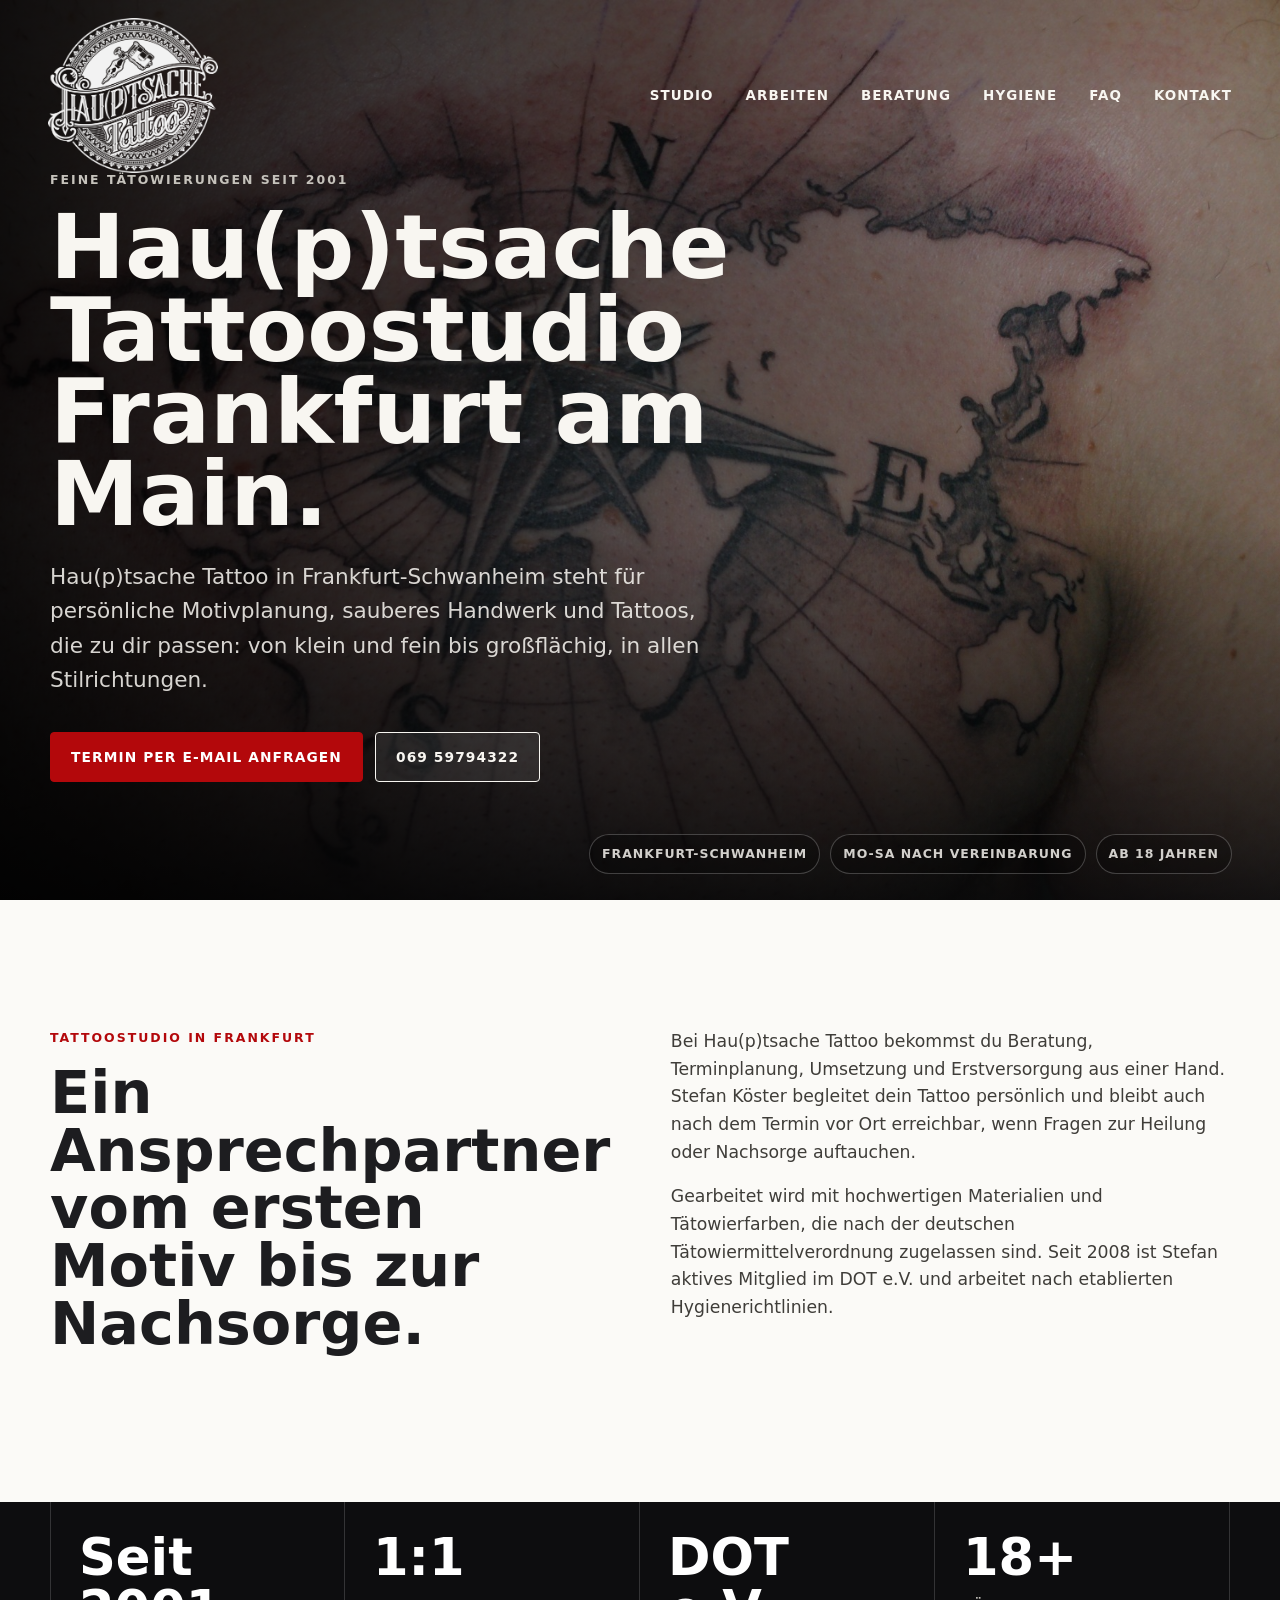
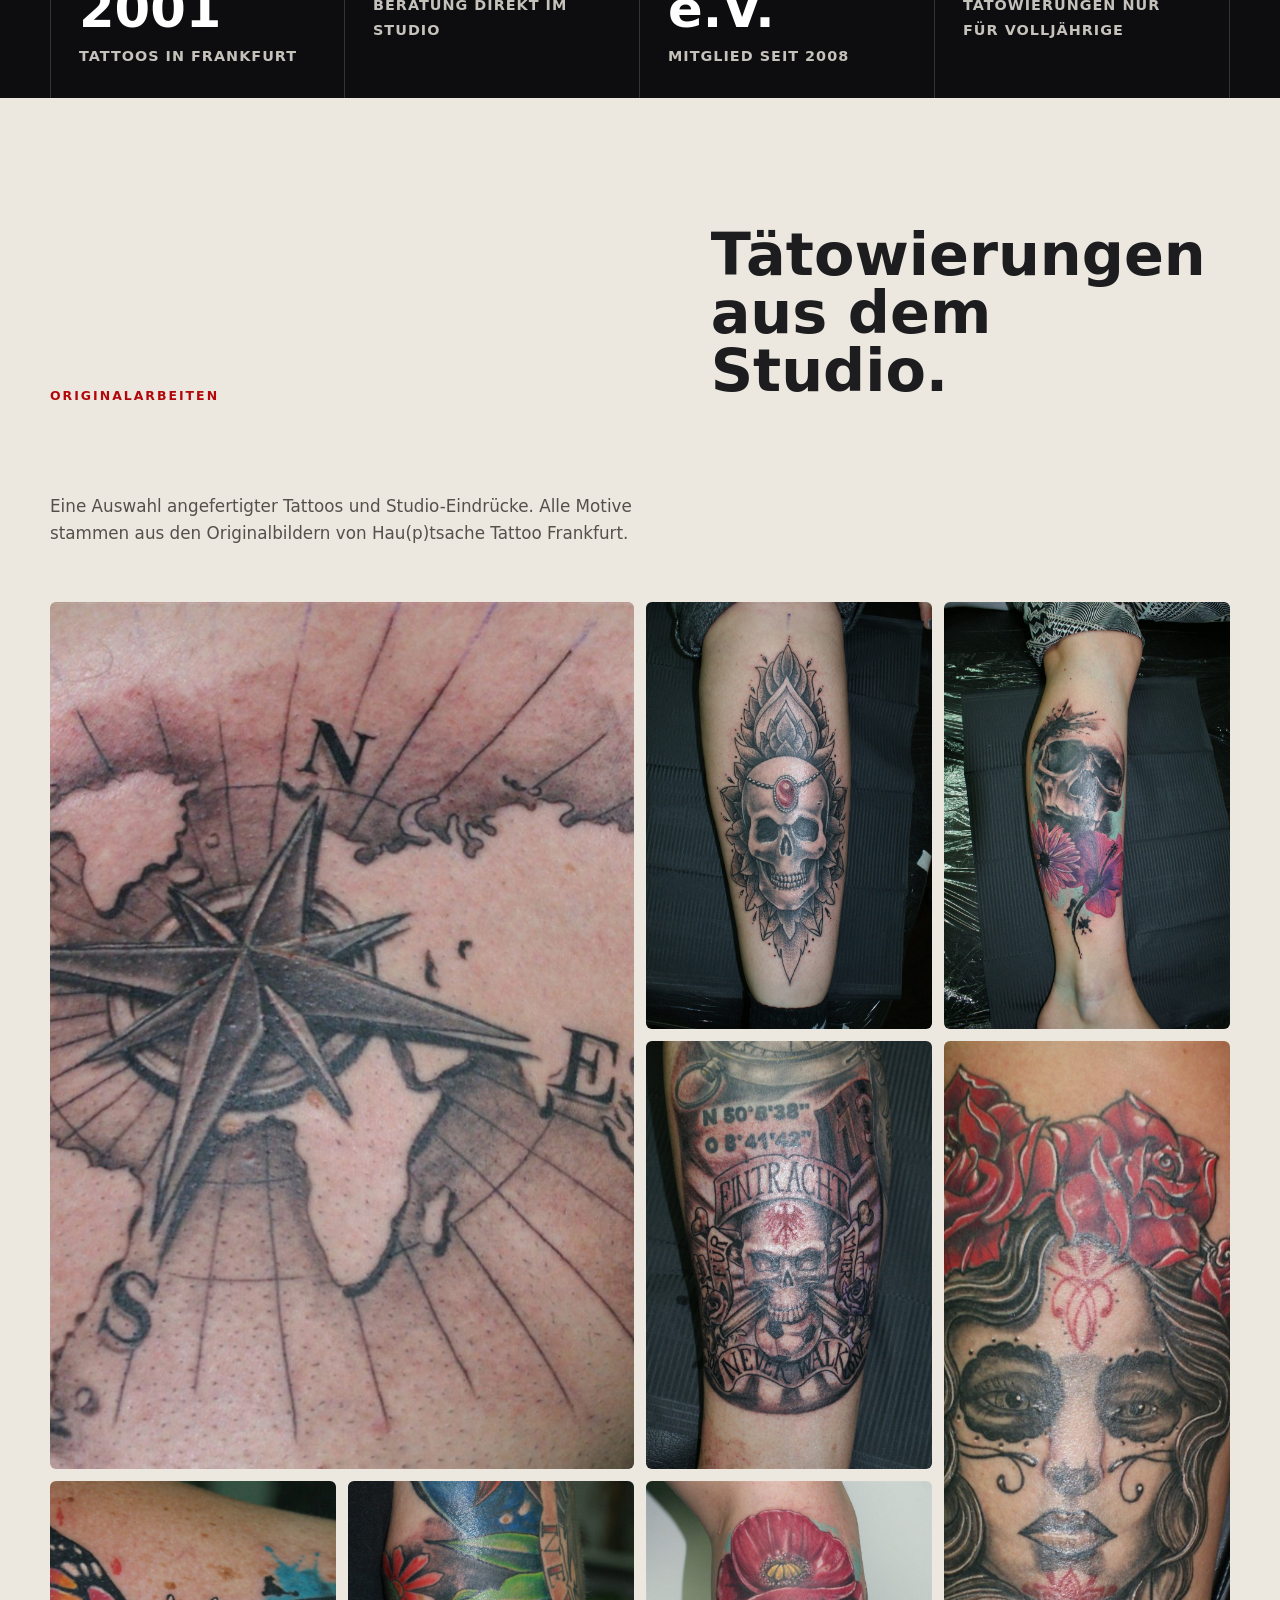
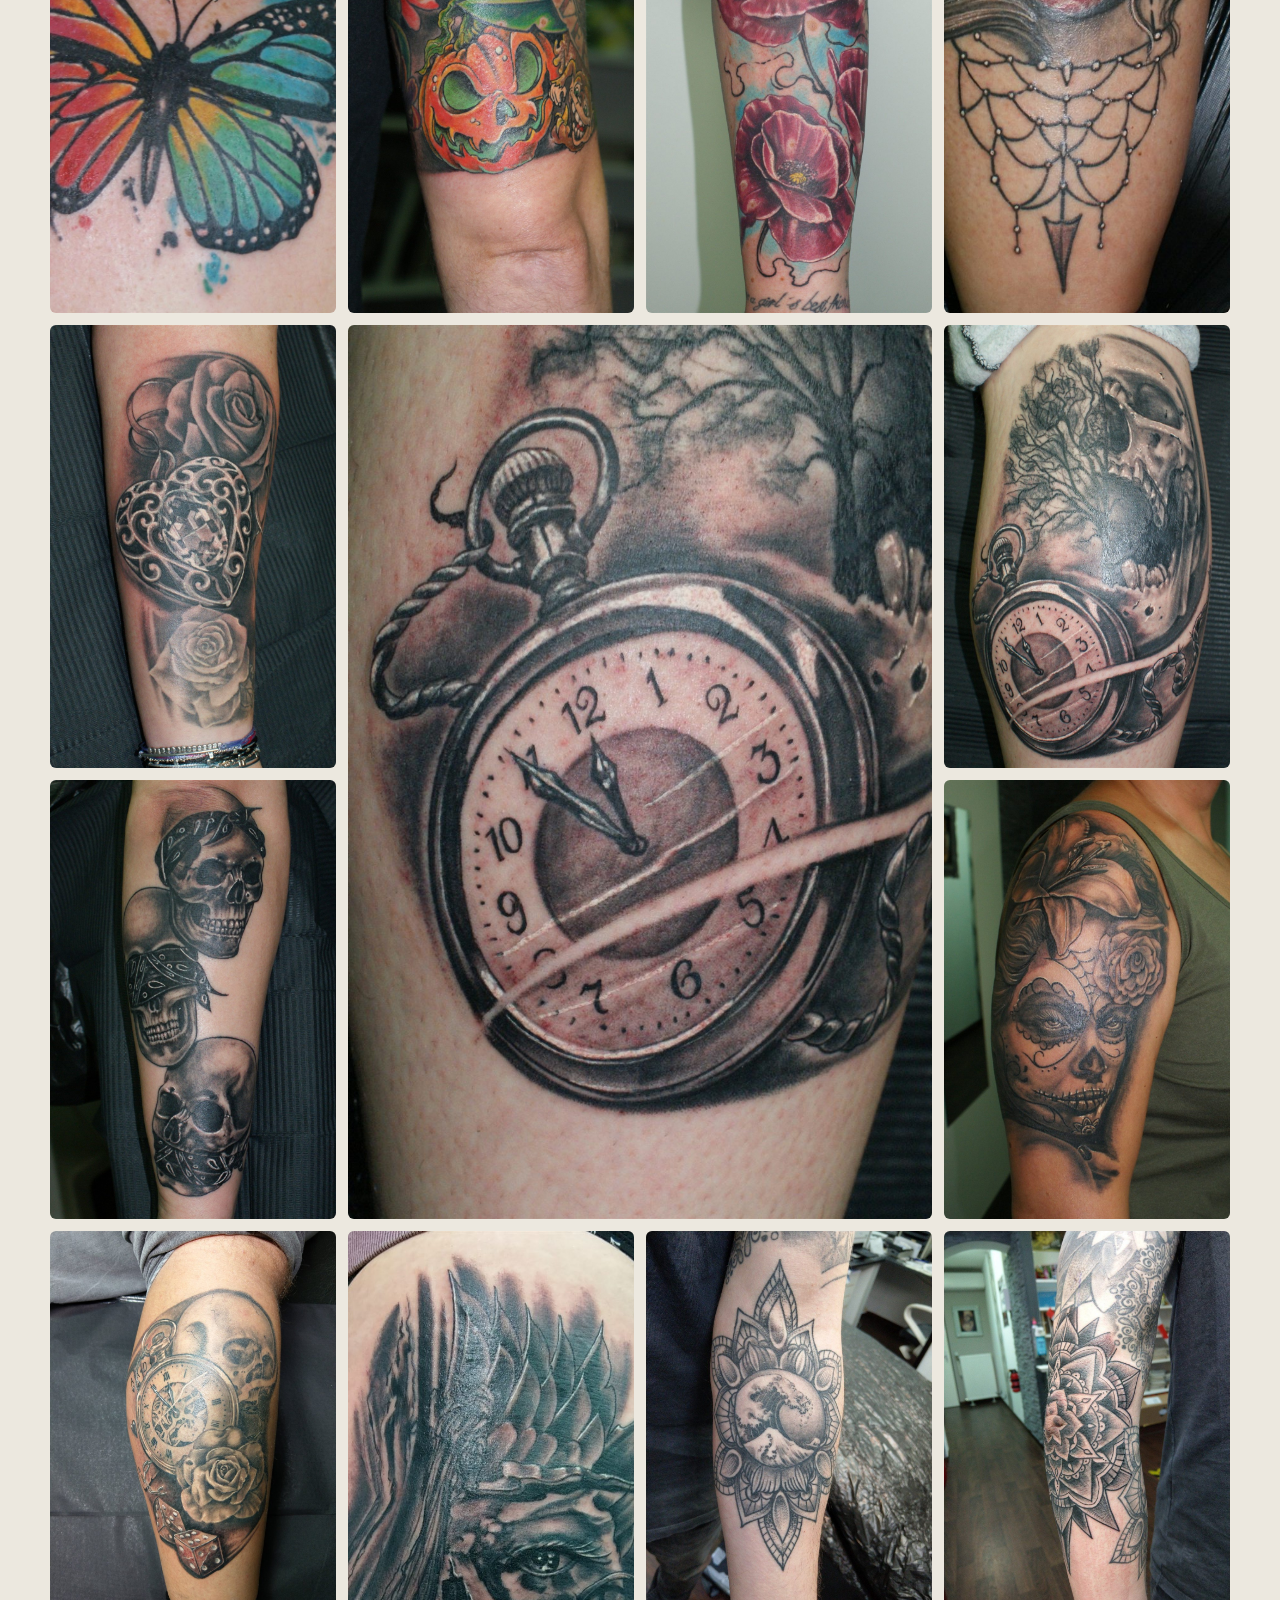
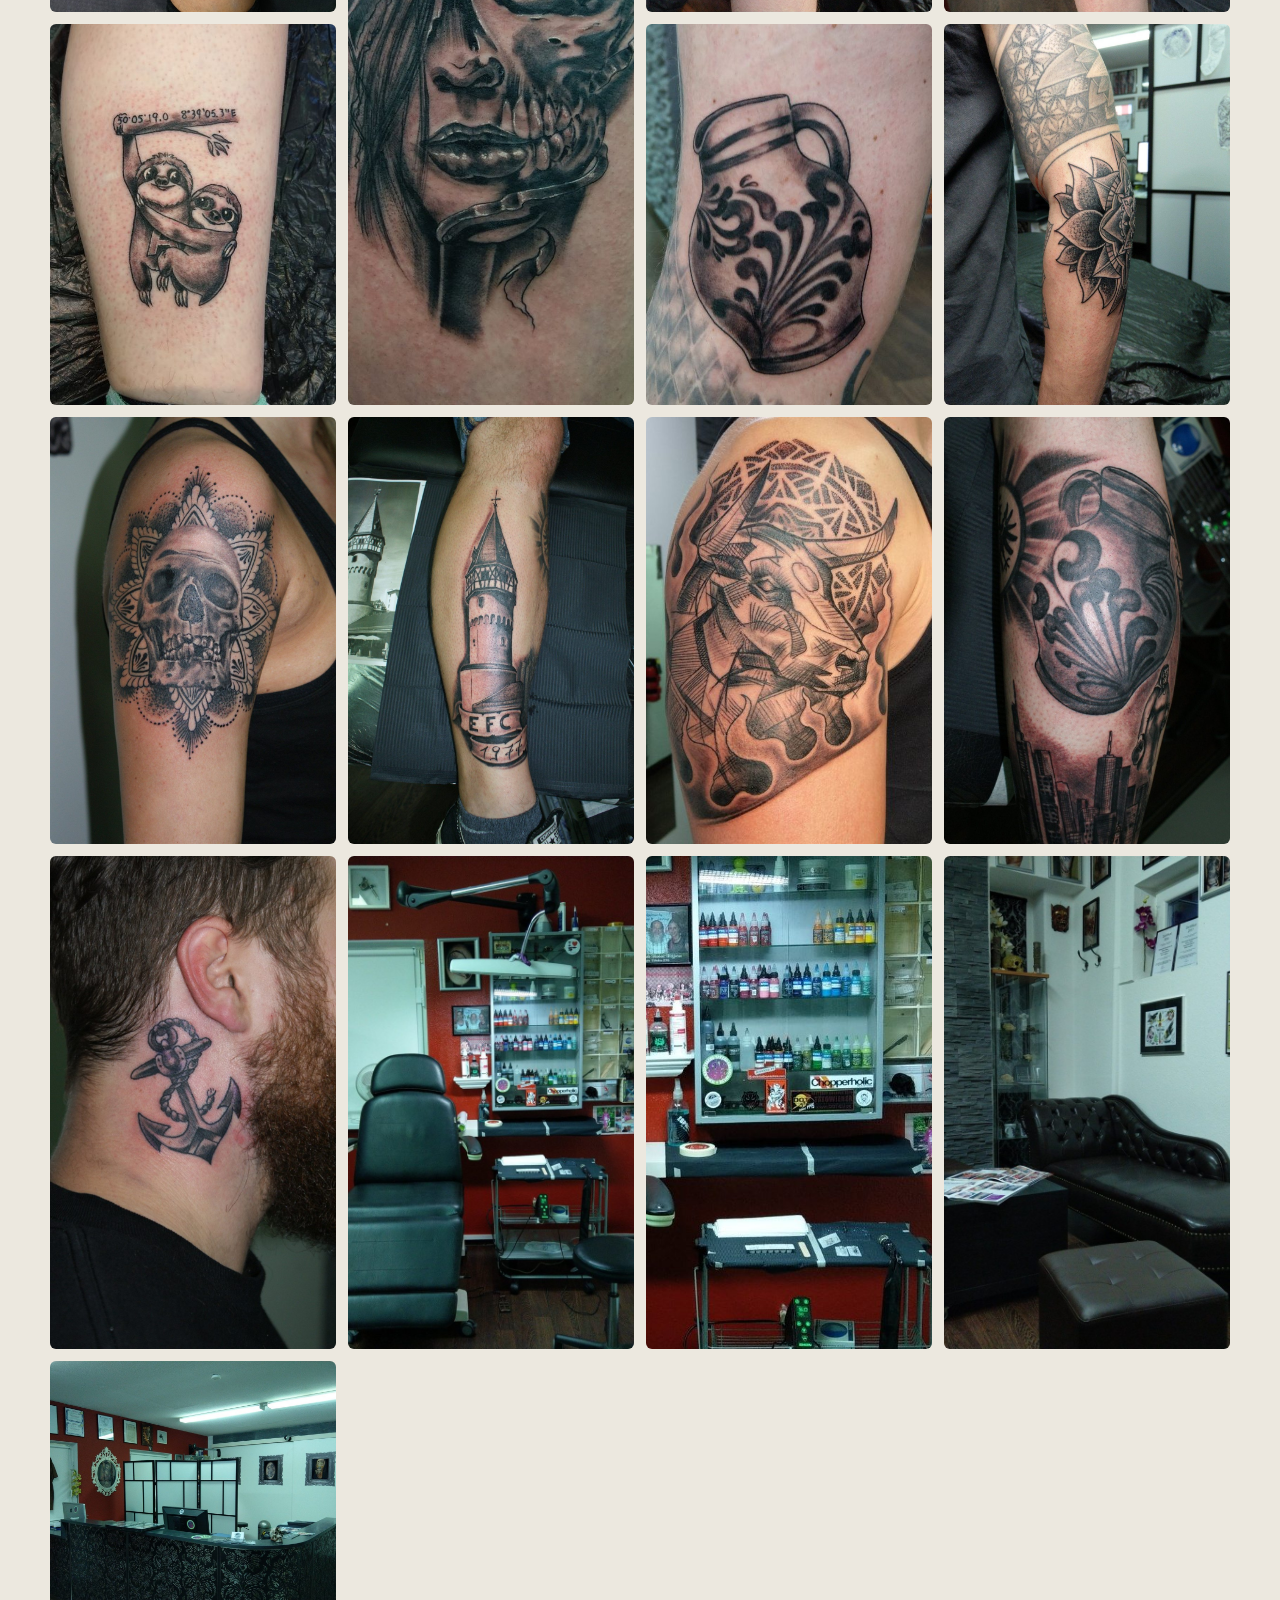
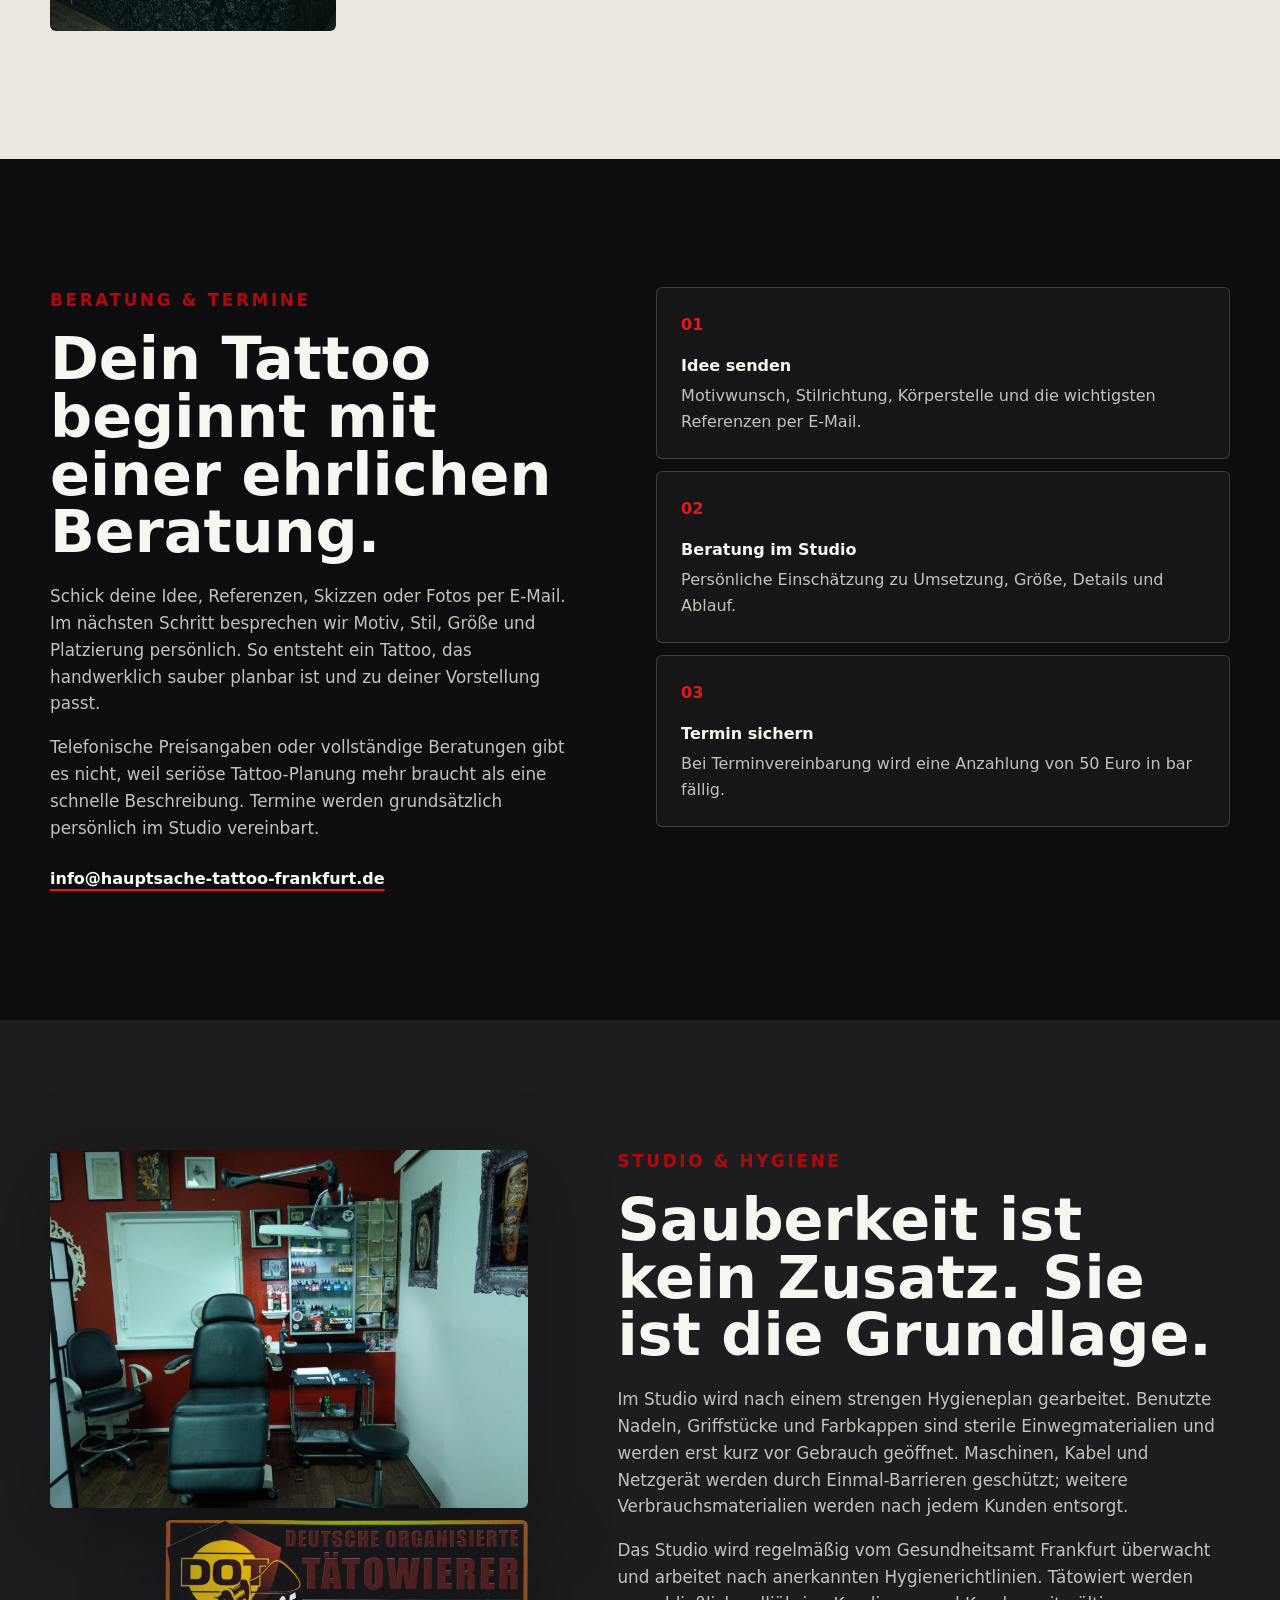
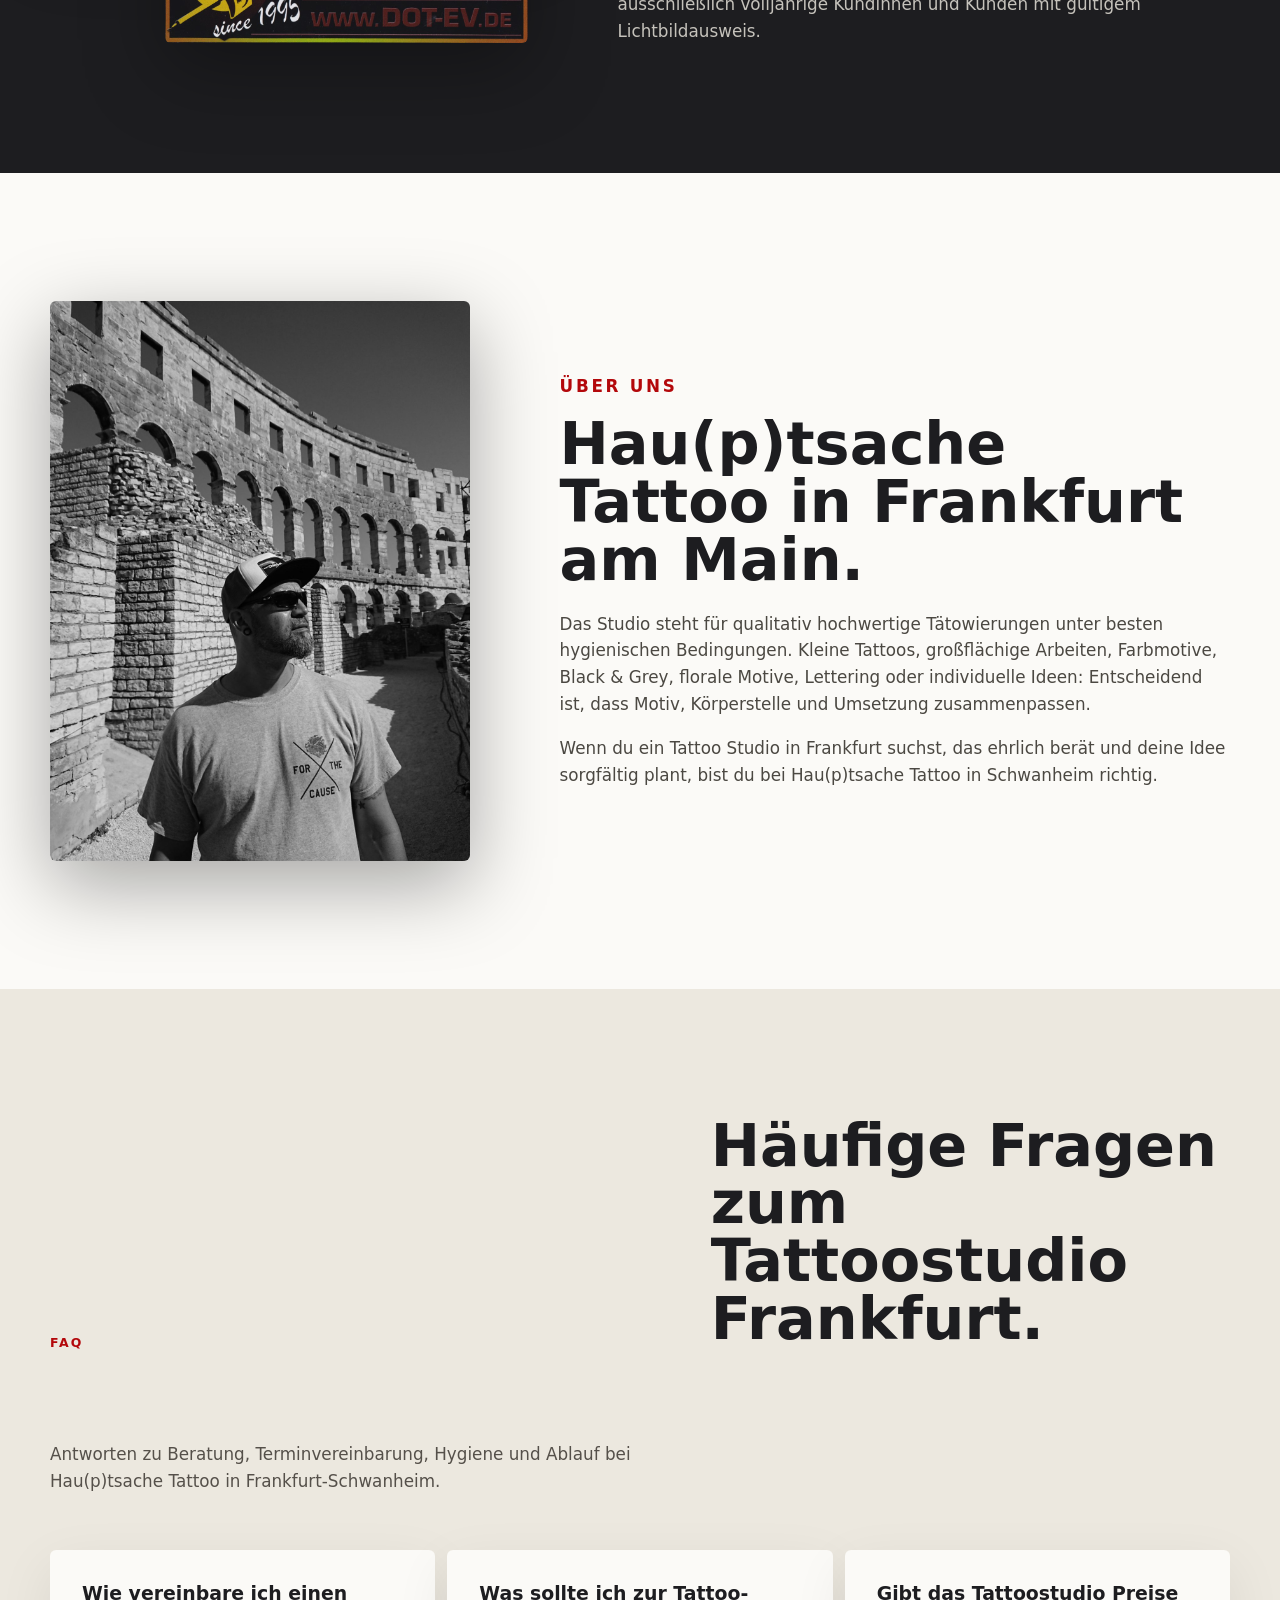
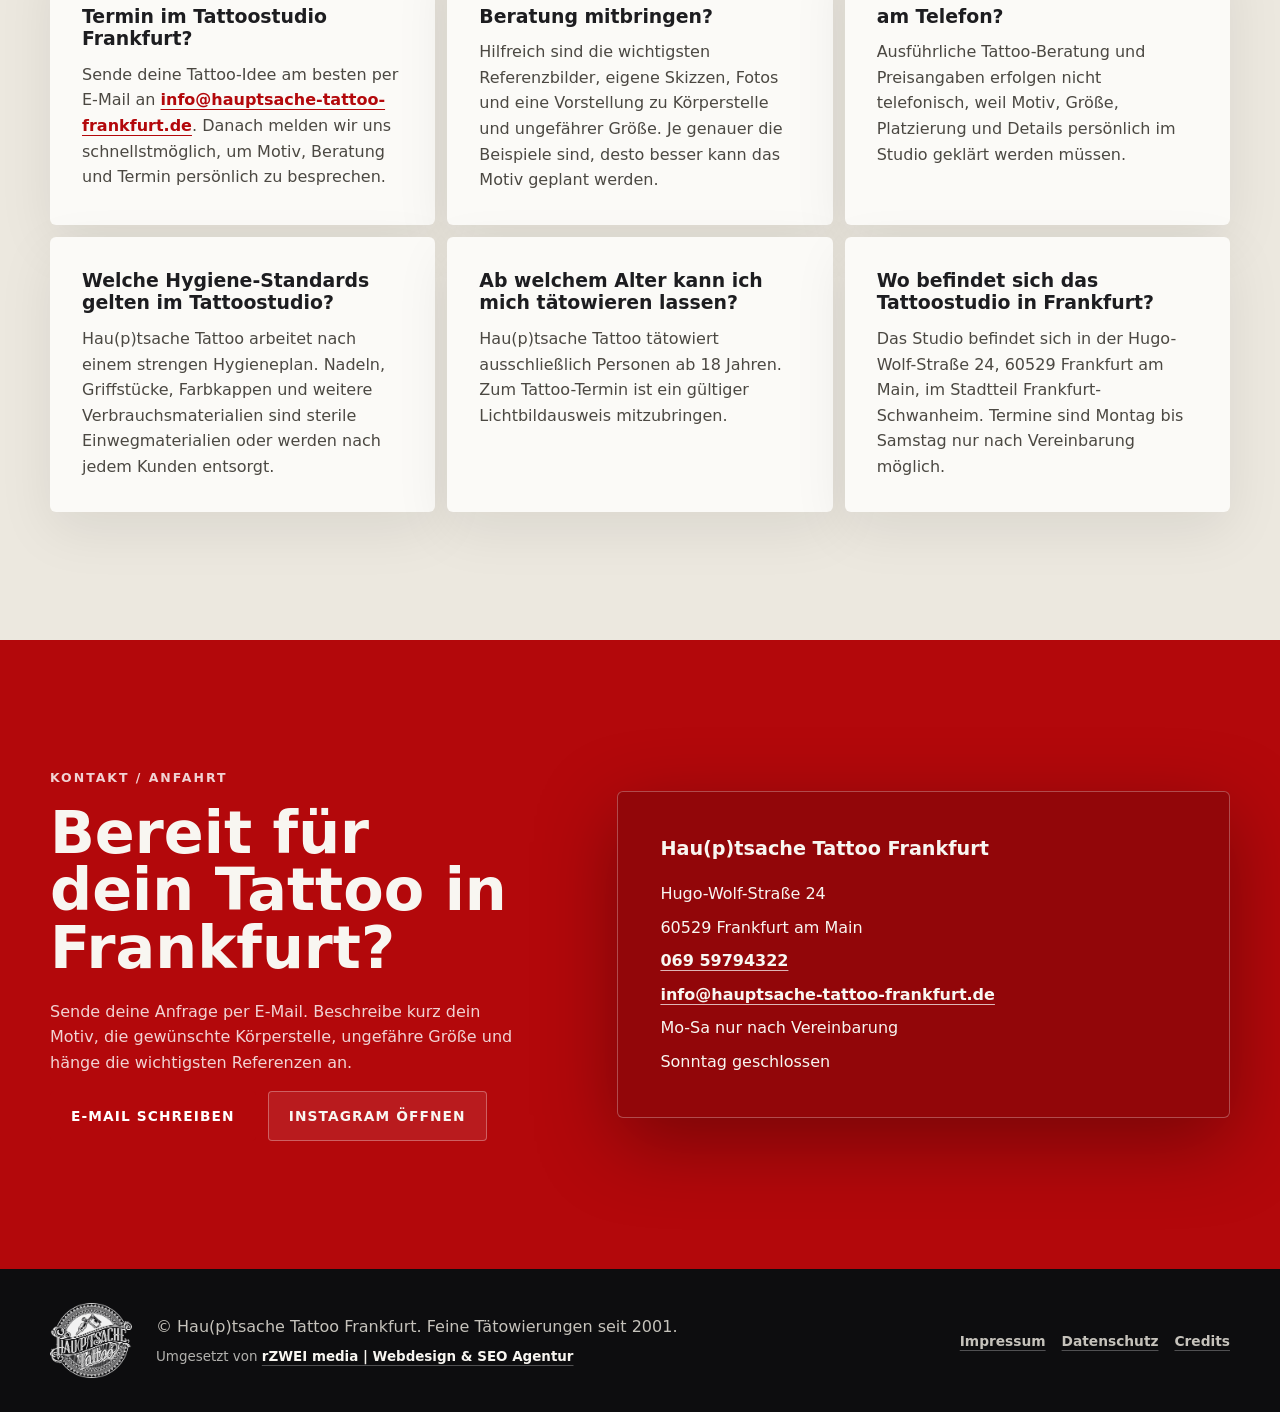
<file: index.html>
<!doctype html>
<html lang="de">
<head>
  <meta charset="utf-8">
  <meta name="viewport" content="width=device-width, initial-scale=1">
  <title>Hau(p)tsache Tattoostudio Frankfurt</title>
  <meta name="description" content="Hau(p)tsache Tattoostudio Frankfurt in Frankfurt-Schwanheim: individuelle Tattoos, persönliche Beratung, hohe Hygiene und Termine nach Vereinbarung.">
  <meta name="keywords" content="Tattoostudio Frankfurt, Tattoo Studio Frankfurt, Tattoo Frankfurt, Tätowierungen Frankfurt, Tattoo Schwanheim">
  <link rel="canonical" href="https://hauptsache-tattoo-frankfurt.de/">
  <meta name="robots" content="index, follow">
  <meta property="og:type" content="website">
  <meta property="og:locale" content="de_DE">
  <meta property="og:site_name" content="Hau(p)tsache Tattoostudio Frankfurt">
  <meta property="og:title" content="Hau(p)tsache Tattoostudio Frankfurt">
  <meta property="og:description" content="Tattoostudio Frankfurt für individuelle Tätowierungen seit 2001: Beratung, Motivplanung, Hygiene und Tattoo aus einer Hand.">
  <meta property="og:image" content="https://hauptsache-tattoo-frankfurt.de/assets/site/hero-tattoo-frankfurt.jpg">
  <meta property="og:url" content="https://hauptsache-tattoo-frankfurt.de/">
  <meta name="twitter:card" content="summary_large_image">
  <meta name="theme-color" content="#0d0d0f">
  <link rel="icon" href="assets/brand/logo-black.png" type="image/png">
  <link rel="preload" as="image" href="assets/site/hero-tattoo-frankfurt.jpg">
  <link rel="stylesheet" href="styles.css?v=20260611-1">
  <script type="application/ld+json">
  {
    "@context": "https://schema.org",
    "@type": ["LocalBusiness", "TattooParlor"],
    "@id": "https://hauptsache-tattoo-frankfurt.de/#tattoostudio",
    "name": "Hau(p)tsache Tattoostudio Frankfurt",
    "alternateName": "Hau(p)tsache Tattoo Frankfurt",
    "image": "https://hauptsache-tattoo-frankfurt.de/assets/site/hero-tattoo-frankfurt.jpg",
    "logo": "https://hauptsache-tattoo-frankfurt.de/assets/brand/logo-black.png",
    "url": "https://hauptsache-tattoo-frankfurt.de/",
    "telephone": "+49 69 59794322",
    "email": "info@hauptsache-tattoo-frankfurt.de",
    "foundingDate": "2001",
    "address": {
      "@type": "PostalAddress",
      "streetAddress": "Hugo-Wolf-Straße 24",
      "postalCode": "60529",
      "addressLocality": "Frankfurt am Main",
      "addressCountry": "DE"
    },
    "areaServed": {
      "@type": "City",
      "name": "Frankfurt am Main"
    },
    "priceRange": "$$",
    "sameAs": ["https://instagram.com/hauptsache_tattoo"],
    "knowsAbout": [
      "Tattoostudio Frankfurt",
      "Tattoo Beratung",
      "individuelle Tätowierungen",
      "Tattoo Hygiene",
      "Tattoo Nachsorge"
    ],
    "hasOfferCatalog": {
      "@type": "OfferCatalog",
      "name": "Tattoo Leistungen",
      "itemListElement": [
        {
          "@type": "Offer",
          "itemOffered": {
            "@type": "Service",
            "name": "Individuelle Tätowierungen"
          }
        },
        {
          "@type": "Offer",
          "itemOffered": {
            "@type": "Service",
            "name": "Persönliche Tattoo-Beratung"
          }
        },
        {
          "@type": "Offer",
          "itemOffered": {
            "@type": "Service",
            "name": "Tattoo Nachsorge und Erstversorgung"
          }
        }
      ]
    },
    "description": "Hau(p)tsache Tattoostudio Frankfurt in Frankfurt-Schwanheim für individuelle Tätowierungen, persönliche Beratung und Arbeiten unter hohen Hygienestandards. Termine nach Vereinbarung."
  }
  </script>
  <script type="application/ld+json">
  {
    "@context": "https://schema.org",
    "@type": "WebSite",
    "@id": "https://hauptsache-tattoo-frankfurt.de/#website",
    "name": "Hau(p)tsache Tattoostudio Frankfurt",
    "url": "https://hauptsache-tattoo-frankfurt.de/",
    "inLanguage": "de-DE",
    "publisher": {
      "@id": "https://hauptsache-tattoo-frankfurt.de/#tattoostudio"
    }
  }
  </script>
  <script type="application/ld+json">
  {
    "@context": "https://schema.org",
    "@type": "FAQPage",
    "mainEntity": [
      {
        "@type": "Question",
        "name": "Wie vereinbare ich einen Termin im Tattoostudio Frankfurt bei Hau(p)tsache Tattoo?",
        "acceptedAnswer": {
          "@type": "Answer",
          "text": "Sende deine Tattoo-Idee am besten per E-Mail an info@hauptsache-tattoo-frankfurt.de. Danach meldet sich das Studio schnellstmöglich, um Motiv, Beratung und Termin persönlich zu besprechen."
        }
      },
      {
        "@type": "Question",
        "name": "Was sollte ich zur Tattoo-Beratung mitbringen?",
        "acceptedAnswer": {
          "@type": "Answer",
          "text": "Hilfreich sind die wichtigsten Referenzbilder, eigene Skizzen, Fotos und eine Vorstellung zu Körperstelle und ungefährer Größe. Je genauer die Beispiele sind, desto besser kann das Motiv geplant werden."
        }
      },
      {
        "@type": "Question",
        "name": "Gibt das Tattoostudio Preise am Telefon?",
        "acceptedAnswer": {
          "@type": "Answer",
          "text": "Ausführliche Tattoo-Beratung und Preisangaben erfolgen nicht telefonisch, weil Motiv, Größe, Platzierung und Details persönlich im Studio geklärt werden müssen."
        }
      },
      {
        "@type": "Question",
        "name": "Welche Hygiene-Standards gelten im Tattoostudio?",
        "acceptedAnswer": {
          "@type": "Answer",
          "text": "Hau(p)tsache Tattoo arbeitet nach einem strengen Hygieneplan. Nadeln, Griffstücke, Farbkappen und weitere Verbrauchsmaterialien sind sterile Einwegmaterialien oder werden nach jedem Kunden entsorgt."
        }
      },
      {
        "@type": "Question",
        "name": "Ab welchem Alter kann ich mich tätowieren lassen?",
        "acceptedAnswer": {
          "@type": "Answer",
          "text": "Hau(p)tsache Tattoo tätowiert ausschließlich Personen ab 18 Jahren. Zum Tattoo-Termin ist ein gültiger Lichtbildausweis mitzubringen."
        }
      },
      {
        "@type": "Question",
        "name": "Wo befindet sich das Tattoostudio in Frankfurt?",
        "acceptedAnswer": {
          "@type": "Answer",
          "text": "Das Studio befindet sich in der Hugo-Wolf-Straße 24, 60529 Frankfurt am Main, im Stadtteil Frankfurt-Schwanheim. Termine sind Montag bis Samstag nur nach Vereinbarung möglich."
        }
      }
    ]
  }
  </script>
</head>
<body>
  <a class="skip-link" href="#main">Direkt zum Inhalt</a>

  <header class="site-header" data-header>
    <a class="brand" href="#start" aria-label="Hau(p)tsache Tattoo Startseite">
      <img src="assets/brand/logo-white.png" width="400" height="365" alt="Hau(p)tsache Tattoo Frankfurt Logo">
    </a>
    <button class="nav-toggle" type="button" aria-expanded="false" aria-controls="site-nav" data-nav-toggle>
      <span class="nav-toggle-lines" aria-hidden="true">
        <span></span>
        <span></span>
        <span></span>
      </span>
      <span>Menü</span>
    </button>
    <nav class="site-nav" id="site-nav" aria-label="Hauptnavigation" data-nav>
      <a href="#tattoo-studio">Studio</a>
      <a href="#arbeiten">Arbeiten</a>
      <a href="#beratung">Beratung</a>
      <a href="#hygiene">Hygiene</a>
      <a href="#faq">FAQ</a>
      <a href="#kontakt">Kontakt</a>
    </nav>
  </header>

  <main id="main">
    <section class="hero" id="start" aria-label="Tattoo Studio Frankfurt">
      <img class="hero-media" src="assets/site/hero-tattoo-frankfurt.jpg" width="1920" height="1286" alt="Detail einer individuellen Tätowierung von Hau(p)tsache Tattoo Frankfurt">
      <div class="hero-overlay"></div>
      <div class="hero-content section-inner">
        <p class="eyebrow">Feine Tätowierungen seit 2001</p>
        <h1>Hau(p)tsache Tattoostudio <br>Frankfurt am Main.</h1>
        <p class="hero-copy">Hau(p)tsache Tattoo in Frankfurt-Schwanheim steht für persönliche Motivplanung, sauberes Handwerk und Tattoos, die zu dir passen: von klein und fein bis großflächig, in allen Stilrichtungen.</p>
        <div class="hero-actions" aria-label="Kontaktmöglichkeiten">
          <a class="button primary" href="mailto:info@hauptsache-tattoo-frankfurt.de?subject=Tattoo%20Beratung%20Frankfurt">Termin per E-Mail anfragen</a>
          <a class="button secondary" href="tel:+496959794322">069 59794322</a>
        </div>
      </div>
      <div class="hero-facts" aria-label="Kurzinfos">
        <span>Frankfurt-Schwanheim</span>
        <span>Mo-Sa nach Vereinbarung</span>
        <span>Ab 18 Jahren</span>
      </div>
    </section>

    <section class="intro section-block" id="tattoo-studio">
      <div class="section-inner split">
        <div>
          <p class="eyebrow red">Tattoostudio in Frankfurt</p>
          <h2>Ein Ansprechpartner vom ersten Motiv bis zur Nachsorge.</h2>
        </div>
        <div class="intro-copy">
          <p>Bei Hau(p)tsache Tattoo bekommst du Beratung, Terminplanung, Umsetzung und Erstversorgung aus einer Hand. Stefan Köster begleitet dein Tattoo persönlich und bleibt auch nach dem Termin vor Ort erreichbar, wenn Fragen zur Heilung oder Nachsorge auftauchen.</p>
          <p>Gearbeitet wird mit hochwertigen Materialien und Tätowierfarben, die nach der deutschen Tätowiermittelverordnung zugelassen sind. Seit 2008 ist Stefan aktives Mitglied im DOT e.V. und arbeitet nach etablierten Hygienerichtlinien.</p>
        </div>
      </div>
    </section>

    <section class="proof-strip" aria-label="Studio Kennzahlen">
      <div class="section-inner proof-grid">
        <div>
          <strong>Seit 2001</strong>
          <span>Tattoos in Frankfurt</span>
        </div>
        <div>
          <strong>1:1</strong>
          <span>Beratung direkt im Studio</span>
        </div>
        <div>
          <strong>DOT e.V.</strong>
          <span>Mitglied seit 2008</span>
        </div>
        <div>
          <strong>18+</strong>
          <span>Tätowierungen nur für Volljährige</span>
        </div>
      </div>
    </section>

    <section class="work section-block" id="arbeiten">
      <div class="section-inner section-heading">
        <p class="eyebrow red">Originalarbeiten</p>
        <h2>Tätowierungen aus dem Studio.</h2>
        <p>Eine Auswahl angefertigter Tattoos und Studio-Eindrücke. Alle Motive stammen aus den Originalbildern von Hau(p)tsache Tattoo Frankfurt.</p>
      </div>
      <div class="gallery section-inner" data-gallery>
        <figure class="gallery-item large"><img src="assets/gallery/tattoo-world-map-compass.jpg" width="1400" height="938" loading="lazy" alt="Weltkarten Tattoo mit Kompass aus Frankfurt"><figcaption>Kompass & Karte</figcaption></figure>
        <figure class="gallery-item"><img src="assets/gallery/tattoo-skull-red-gem.jpg" width="937" height="1400" loading="lazy" alt="Realistisches Skull Tattoo mit rotem Stein"><figcaption>Skull Detail</figcaption></figure>
        <figure class="gallery-item"><img src="assets/gallery/tattoo-skull-rose.jpg" width="937" height="1400" loading="lazy" alt="Skull Tattoo mit Rose und Farbe"><figcaption>Skull & Rose</figcaption></figure>
        <figure class="gallery-item"><img src="assets/gallery/tattoo-eintracht-skull.jpg" width="937" height="1400" loading="lazy" alt="Eintracht inspiriertes Skull Tattoo"><figcaption>Frankfurt Motiv</figcaption></figure>
        <figure class="gallery-item tall"><img src="assets/gallery/tattoo-sugar-skull-face.jpg" width="990" height="1400" loading="lazy" alt="Sugar Skull Tattoo mit Gesicht"><figcaption>Portrait Stil</figcaption></figure>
        <figure class="gallery-item"><img src="assets/gallery/tattoo-watercolor-butterfly.jpg" width="1400" height="907" loading="lazy" alt="Farbiges Watercolor Schmetterling Tattoo"><figcaption>Watercolor</figcaption></figure>
        <figure class="gallery-item"><img src="assets/gallery/tattoo-pumpkin-color.jpg" width="937" height="1400" loading="lazy" alt="Farbiges Pumpkin Tattoo"><figcaption>Color Work</figcaption></figure>
        <figure class="gallery-item"><img src="assets/gallery/tattoo-flower-color.jpg" width="926" height="1400" loading="lazy" alt="Farbiges Blüten Tattoo"><figcaption>Florales Tattoo</figcaption></figure>
        <figure class="gallery-item"><img src="assets/gallery/tattoo-heart-lock.jpg" width="903" height="1400" loading="lazy" alt="Herz Schloss Tattoo mit Ornamenten"><figcaption>Ornamentik</figcaption></figure>
        <figure class="gallery-item large"><img src="assets/gallery/tattoo-clock-detail.jpg" width="1057" height="1400" loading="lazy" alt="Uhr Tattoo Detail in Black and Grey"><figcaption>Clock Detail</figcaption></figure>
        <figure class="gallery-item"><img src="assets/gallery/tattoo-clock-rose.jpg" width="915" height="1400" loading="lazy" alt="Uhr und Rose Tattoo in Schwarz Grau"><figcaption>Clock & Rose</figcaption></figure>
        <figure class="gallery-item"><img src="assets/gallery/tattoo-skull-leg.jpg" width="945" height="1400" loading="lazy" alt="Skull Tattoo am Bein"><figcaption>Black & Grey</figcaption></figure>
        <figure class="gallery-item"><img src="assets/gallery/tattoo-shoulder-skull.jpg" width="914" height="1400" loading="lazy" alt="Skull Tattoo auf der Schulter"><figcaption>Shoulder Piece</figcaption></figure>
        <figure class="gallery-item"><img src="assets/gallery/tattoo-compass-rose.jpg" width="1050" height="1400" loading="lazy" alt="Kompass Rose Tattoo"><figcaption>Kompass Rose</figcaption></figure>
        <figure class="gallery-item tall"><img src="assets/gallery/tattoo-realistic-face.jpg" width="1203" height="1400" loading="lazy" alt="Realistisches Face Tattoo Motiv"><figcaption>Realistic</figcaption></figure>
        <figure class="gallery-item"><img src="assets/gallery/tattoo-moon-mandala.jpg" width="1050" height="1400" loading="lazy" alt="Mond Mandala Tattoo"><figcaption>Mandala Moon</figcaption></figure>
        <figure class="gallery-item"><img src="assets/gallery/tattoo-mandala-sleeve.jpg" width="1050" height="1400" loading="lazy" alt="Mandala Tattoo Sleeve"><figcaption>Mandala Sleeve</figcaption></figure>
        <figure class="gallery-item"><img src="assets/gallery/tattoo-small-owl.jpg" width="640" height="640" loading="lazy" alt="Kleines Eulen Tattoo"><figcaption>Small Tattoo</figcaption></figure>
        <figure class="gallery-item"><img src="assets/gallery/tattoo-ornamental-vase.jpg" width="714" height="714" loading="lazy" alt="Ornamentales Tattoo Motiv"><figcaption>Ornamental</figcaption></figure>
        <figure class="gallery-item"><img src="assets/gallery/tattoo-geometric-calf.jpg" width="1050" height="1400" loading="lazy" alt="Geometrisches Tattoo an der Wade"><figcaption>Geometric</figcaption></figure>
        <figure class="gallery-item"><img src="assets/gallery/tattoo-skull-compass.jpg" width="937" height="1400" loading="lazy" alt="Skull Kompass Tattoo"><figcaption>Skull Compass</figcaption></figure>
        <figure class="gallery-item"><img src="assets/gallery/tattoo-lighthouse-frankfurt.jpg" width="937" height="1400" loading="lazy" alt="Leuchtturm Tattoo Motiv"><figcaption>Line & Shade</figcaption></figure>
        <figure class="gallery-item"><img src="assets/gallery/tattoo-realistic-portrait.jpg" width="640" height="640" loading="lazy" alt="Realistisches Portrait Tattoo"><figcaption>Portrait</figcaption></figure>
        <figure class="gallery-item"><img src="assets/gallery/tattoo-blackwork-flow.jpg" width="983" height="1400" loading="lazy" alt="Blackwork Tattoo mit fließenden Formen"><figcaption>Blackwork</figcaption></figure>
        <figure class="gallery-item"><img src="assets/gallery/tattoo-anchor-neck.jpg" width="937" height="1400" loading="lazy" alt="Anker Tattoo am Hals"><figcaption>Anker</figcaption></figure>
        <figure class="gallery-item studio-shot"><img src="assets/gallery/studio-tattoo-room.jpg" width="1400" height="1050" loading="lazy" alt="Tattoo Arbeitsplatz im Studio in Frankfurt"><figcaption>Arbeitsplatz</figcaption></figure>
        <figure class="gallery-item studio-shot"><img src="assets/gallery/studio-color-station.jpg" width="401" height="691" loading="lazy" alt="Tattoo Farben und Arbeitsmaterialien im Studio"><figcaption>Material</figcaption></figure>
        <figure class="gallery-item studio-shot"><img src="assets/gallery/studio-waiting-area.jpg" width="1400" height="1050" loading="lazy" alt="Wartebereich im Tattoo Studio Frankfurt"><figcaption>Wartebereich</figcaption></figure>
        <figure class="gallery-item studio-shot"><img src="assets/gallery/studio-front-desk.jpg" width="1400" height="1050" loading="lazy" alt="Empfang im Tattoostudio Hau(p)tsache Frankfurt"><figcaption>Studio</figcaption></figure>
      </div>
    </section>

    <section class="service section-block" id="beratung">
      <div class="section-inner service-grid">
        <div class="service-copy">
          <p class="eyebrow red">Beratung & Termine</p>
          <h2>Dein Tattoo beginnt mit einer ehrlichen Beratung.</h2>
          <p>Schick deine Idee, Referenzen, Skizzen oder Fotos per E-Mail. Im nächsten Schritt besprechen wir Motiv, Stil, Größe und Platzierung persönlich. So entsteht ein Tattoo, das handwerklich sauber planbar ist und zu deiner Vorstellung passt.</p>
          <p>Telefonische Preisangaben oder vollständige Beratungen gibt es nicht, weil seriöse Tattoo-Planung mehr braucht als eine schnelle Beschreibung. Termine werden grundsätzlich persönlich im Studio vereinbart.</p>
          <a class="text-link" href="mailto:info@hauptsache-tattoo-frankfurt.de?subject=Tattoo%20Beratung%20Frankfurt">info@hauptsache-tattoo-frankfurt.de</a>
        </div>
        <div class="steps" aria-label="Ablauf">
          <article>
            <span>01</span>
            <h3>Idee senden</h3>
            <p>Motivwunsch, Stilrichtung, Körperstelle und die wichtigsten Referenzen per E-Mail.</p>
          </article>
          <article>
            <span>02</span>
            <h3>Beratung im Studio</h3>
            <p>Persönliche Einschätzung zu Umsetzung, Größe, Details und Ablauf.</p>
          </article>
          <article>
            <span>03</span>
            <h3>Termin sichern</h3>
            <p>Bei Terminvereinbarung wird eine Anzahlung von 50 Euro in bar fällig.</p>
          </article>
        </div>
      </div>
    </section>

    <section class="hygiene section-block" id="hygiene">
      <div class="section-inner hygiene-layout">
        <div class="image-stack">
          <img src="assets/site/studio-chair.jpg" width="1400" height="1050" loading="lazy" alt="Hygienischer Tattoo Arbeitsplatz in Frankfurt">
          <img src="assets/brand/dot-banner.jpg" width="1154" height="391" loading="lazy" alt="DOT Deutsche Organisierte Tätowierer Banner">
        </div>
        <div>
          <p class="eyebrow red">Studio & Hygiene</p>
          <h2>Sauberkeit ist kein Zusatz. Sie ist die Grundlage.</h2>
          <p>Im Studio wird nach einem strengen Hygieneplan gearbeitet. Benutzte Nadeln, Griffstücke und Farbkappen sind sterile Einwegmaterialien und werden erst kurz vor Gebrauch geöffnet. Maschinen, Kabel und Netzgerät werden durch Einmal-Barrieren geschützt; weitere Verbrauchsmaterialien werden nach jedem Kunden entsorgt.</p>
          <p>Das Studio wird regelmäßig vom Gesundheitsamt Frankfurt überwacht und arbeitet nach anerkannten Hygienerichtlinien. Tätowiert werden ausschließlich volljährige Kundinnen und Kunden mit gültigem Lichtbildausweis.</p>
        </div>
      </div>
    </section>

    <section class="artist section-block">
      <div class="section-inner artist-layout">
        <img src="assets/site/artist-stefan-koester.jpg" width="1200" height="1600" loading="lazy" alt="Stefan Köster von Hau(p)tsache Tattoo Frankfurt">
        <div>
          <p class="eyebrow red">Über uns</p>
          <h2>Hau(p)tsache Tattoo in Frankfurt am Main.</h2>
          <p>Das Studio steht für qualitativ hochwertige Tätowierungen unter besten hygienischen Bedingungen. Kleine Tattoos, großflächige Arbeiten, Farbmotive, Black & Grey, florale Motive, Lettering oder individuelle Ideen: Entscheidend ist, dass Motiv, Körperstelle und Umsetzung zusammenpassen.</p>
          <p>Wenn du ein Tattoo Studio in Frankfurt suchst, das ehrlich berät und deine Idee sorgfältig plant, bist du bei Hau(p)tsache Tattoo in Schwanheim richtig.</p>
        </div>
      </div>
    </section>

    <section class="faq section-block" id="faq">
      <div class="section-inner section-heading">
        <p class="eyebrow red">FAQ</p>
        <h2>Häufige Fragen zum Tattoostudio Frankfurt.</h2>
        <p>Antworten zu Beratung, Terminvereinbarung, Hygiene und Ablauf bei Hau(p)tsache Tattoo in Frankfurt-Schwanheim.</p>
      </div>
      <div class="section-inner faq-grid">
        <article>
          <h3>Wie vereinbare ich einen Termin im Tattoostudio Frankfurt?</h3>
          <p>Sende deine Tattoo-Idee am besten per E-Mail an <a href="mailto:info@hauptsache-tattoo-frankfurt.de">info@hauptsache-tattoo-frankfurt.de</a>. Danach melden wir uns schnellstmöglich, um Motiv, Beratung und Termin persönlich zu besprechen.</p>
        </article>
        <article>
          <h3>Was sollte ich zur Tattoo-Beratung mitbringen?</h3>
          <p>Hilfreich sind die wichtigsten Referenzbilder, eigene Skizzen, Fotos und eine Vorstellung zu Körperstelle und ungefährer Größe. Je genauer die Beispiele sind, desto besser kann das Motiv geplant werden.</p>
        </article>
        <article>
          <h3>Gibt das Tattoostudio Preise am Telefon?</h3>
          <p>Ausführliche Tattoo-Beratung und Preisangaben erfolgen nicht telefonisch, weil Motiv, Größe, Platzierung und Details persönlich im Studio geklärt werden müssen.</p>
        </article>
        <article>
          <h3>Welche Hygiene-Standards gelten im Tattoostudio?</h3>
          <p>Hau(p)tsache Tattoo arbeitet nach einem strengen Hygieneplan. Nadeln, Griffstücke, Farbkappen und weitere Verbrauchsmaterialien sind sterile Einwegmaterialien oder werden nach jedem Kunden entsorgt.</p>
        </article>
        <article>
          <h3>Ab welchem Alter kann ich mich tätowieren lassen?</h3>
          <p>Hau(p)tsache Tattoo tätowiert ausschließlich Personen ab 18 Jahren. Zum Tattoo-Termin ist ein gültiger Lichtbildausweis mitzubringen.</p>
        </article>
        <article>
          <h3>Wo befindet sich das Tattoostudio in Frankfurt?</h3>
          <p>Das Studio befindet sich in der Hugo-Wolf-Straße 24, 60529 Frankfurt am Main, im Stadtteil Frankfurt-Schwanheim. Termine sind Montag bis Samstag nur nach Vereinbarung möglich.</p>
        </article>
      </div>
    </section>

    <section class="contact section-block" id="kontakt">
      <div class="section-inner contact-layout">
        <div>
          <p class="eyebrow">Kontakt / Anfahrt</p>
          <h2>Bereit für dein Tattoo in Frankfurt?</h2>
          <p>Sende deine Anfrage per E-Mail. Beschreibe kurz dein Motiv, die gewünschte Körperstelle, ungefähre Größe und hänge die wichtigsten Referenzen an.</p>
          <div class="contact-actions">
            <a class="button primary" href="mailto:info@hauptsache-tattoo-frankfurt.de?subject=Tattoo%20Beratung%20Frankfurt">E-Mail schreiben</a>
            <a class="button secondary light" href="https://instagram.com/hauptsache_tattoo" target="_blank" rel="noopener">Instagram öffnen</a>
          </div>
        </div>
        <address class="contact-card">
          <strong>Hau(p)tsache Tattoo Frankfurt</strong>
          <span>Hugo-Wolf-Straße 24</span>
          <span>60529 Frankfurt am Main</span>
          <a href="tel:+496959794322">069 59794322</a>
          <a href="mailto:info@hauptsache-tattoo-frankfurt.de">info@hauptsache-tattoo-frankfurt.de</a>
          <span>Mo-Sa nur nach Vereinbarung</span>
          <span>Sonntag geschlossen</span>
        </address>
      </div>
    </section>
  </main>

  <footer class="site-footer">
    <div class="section-inner footer-grid">
      <img src="assets/brand/logo-white.png" width="400" height="365" loading="lazy" alt="Hau(p)tsache Tattoo Logo weiß">
      <div class="footer-copy">
        <p>© Hau(p)tsache Tattoo Frankfurt. Feine Tätowierungen seit 2001.</p>
        <p class="footer-credit">Umgesetzt von <a href="https://r2-media.net" target="_blank" rel="noopener">rZWEI media | Webdesign &amp; SEO Agentur</a></p>
      </div>
      <nav aria-label="Footer Navigation">
        <a href="impressum.html">Impressum</a>
        <a href="datenschutz.html">Datenschutz</a>
        <a href="credits.html">Credits</a>
      </nav>
    </div>
  </footer>

  <dialog class="lightbox" data-lightbox aria-label="Bildansicht">
    <button class="lightbox-close" type="button" data-lightbox-close>Schließen</button>
    <img alt="" data-lightbox-image>
    <p data-lightbox-caption></p>
  </dialog>

  <script src="script.js"></script>
</body>
</html>
</file>
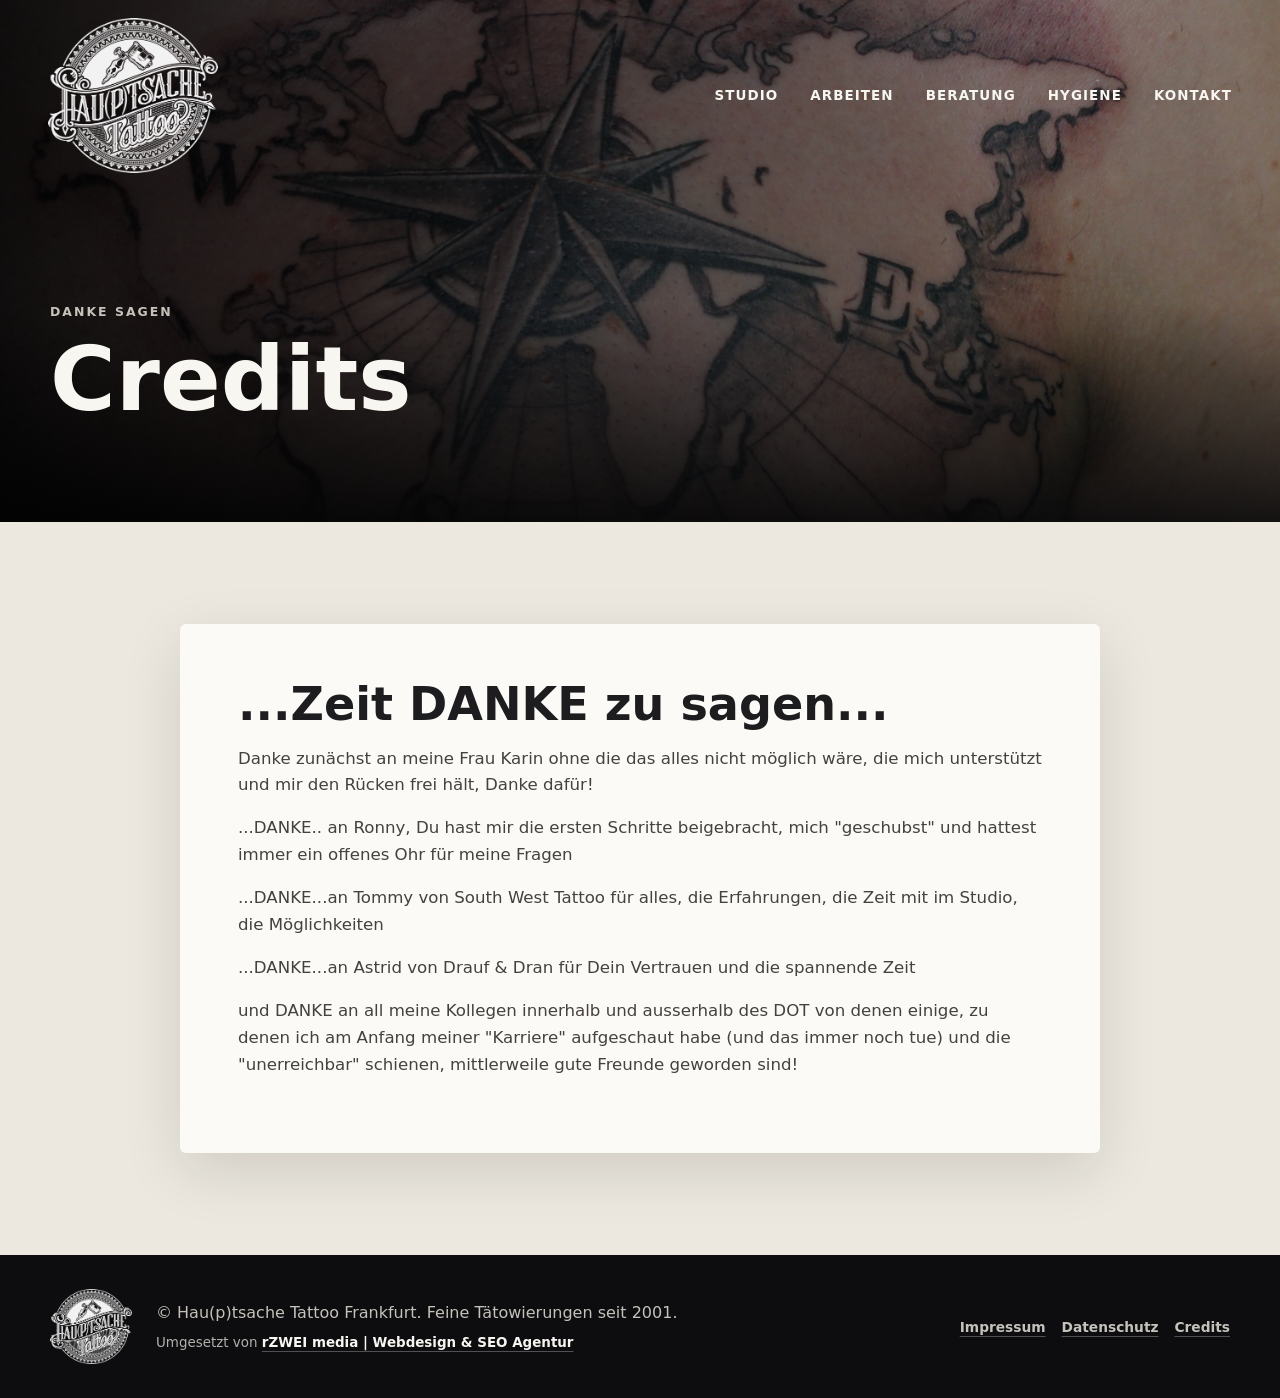
<file: credits.html>
<!doctype html>
<html lang="de">
<head>
  <meta charset="utf-8">
  <meta name="viewport" content="width=device-width, initial-scale=1">
  <title>Credits | Hau(p)tsache Tattoostudio Frankfurt</title>
  <meta name="description" content="Credits und Danksagungen von Hau(p)tsache Tattoostudio Frankfurt.">
  <link rel="canonical" href="https://hauptsache-tattoo-frankfurt.de/credits.html">
  <meta name="theme-color" content="#0d0d0f">
  <link rel="icon" href="assets/brand/logo-black.png" type="image/png">
  <link rel="stylesheet" href="styles.css?v=20260611-1">
</head>
<body>
  <a class="skip-link" href="#main">Direkt zum Inhalt</a>

  <header class="site-header is-scrolled" data-header>
    <a class="brand" href="index.html#start" aria-label="Hau(p)tsache Tattoo Startseite">
      <img src="assets/brand/logo-white.png" width="400" height="365" alt="Hau(p)tsache Tattoo Frankfurt Logo">
    </a>
    <button class="nav-toggle" type="button" aria-expanded="false" aria-controls="site-nav" data-nav-toggle>
      <span class="nav-toggle-lines" aria-hidden="true"><span></span><span></span><span></span></span>
      <span>Men&uuml;</span>
    </button>
    <nav class="site-nav" id="site-nav" aria-label="Hauptnavigation" data-nav>
      <a href="index.html#tattoo-studio">Studio</a>
      <a href="index.html#arbeiten">Arbeiten</a>
      <a href="index.html#beratung">Beratung</a>
      <a href="index.html#hygiene">Hygiene</a>
      <a href="index.html#kontakt">Kontakt</a>
    </nav>
  </header>

  <main id="main">
    <section class="hero subpage-hero">
      <img class="hero-media" src="assets/site/hero-tattoo-frankfurt.jpg" width="1920" height="1286" alt="">
      <div class="hero-overlay"></div>
      <div class="section-inner subpage-hero-content">
        <p class="eyebrow">Danke sagen</p>
        <h1>Credits</h1>
      </div>
    </section>

    <section class="legal-section">
      <div class="section-inner legal-content">
        <h2>...Zeit DANKE zu sagen...</h2>
        <p>Danke zun&auml;chst an meine Frau Karin ohne die das alles nicht m&ouml;glich w&auml;re, die mich unterst&uuml;tzt und mir den R&uuml;cken frei h&auml;lt, Danke daf&uuml;r!</p>
        <p>...DANKE.. an Ronny, Du hast mir die ersten Schritte beigebracht, mich "geschubst" und hattest immer ein offenes Ohr f&uuml;r meine Fragen</p>
        <p>...DANKE...an Tommy von South West Tattoo f&uuml;r alles, die Erfahrungen, die Zeit mit im Studio, die M&ouml;glichkeiten</p>
        <p>...DANKE...an Astrid von Drauf &amp; Dran f&uuml;r Dein Vertrauen und die spannende Zeit</p>
        <p>und DANKE an all meine Kollegen innerhalb und ausserhalb des DOT von denen einige, zu denen ich am Anfang meiner "Karriere" aufgeschaut habe (und das immer noch tue) und die "unerreichbar" schienen, mittlerweile gute Freunde geworden sind!</p>
      </div>
    </section>
  </main>

  <footer class="site-footer">
    <div class="section-inner footer-grid">
      <img src="assets/brand/logo-white.png" width="400" height="365" loading="lazy" alt="Hau(p)tsache Tattoo Logo wei&szlig;">
      <div class="footer-copy">
        <p>&copy; Hau(p)tsache Tattoo Frankfurt. Feine T&auml;towierungen seit 2001.</p>
        <p class="footer-credit">Umgesetzt von <a href="https://r2-media.net" target="_blank" rel="noopener">rZWEI media | Webdesign &amp; SEO Agentur</a></p>
      </div>
      <nav aria-label="Footer Navigation">
        <a href="impressum.html">Impressum</a>
        <a href="datenschutz.html">Datenschutz</a>
        <a href="credits.html">Credits</a>
      </nav>
    </div>
  </footer>

  <script src="script.js"></script>
</body>
</html>
</file>
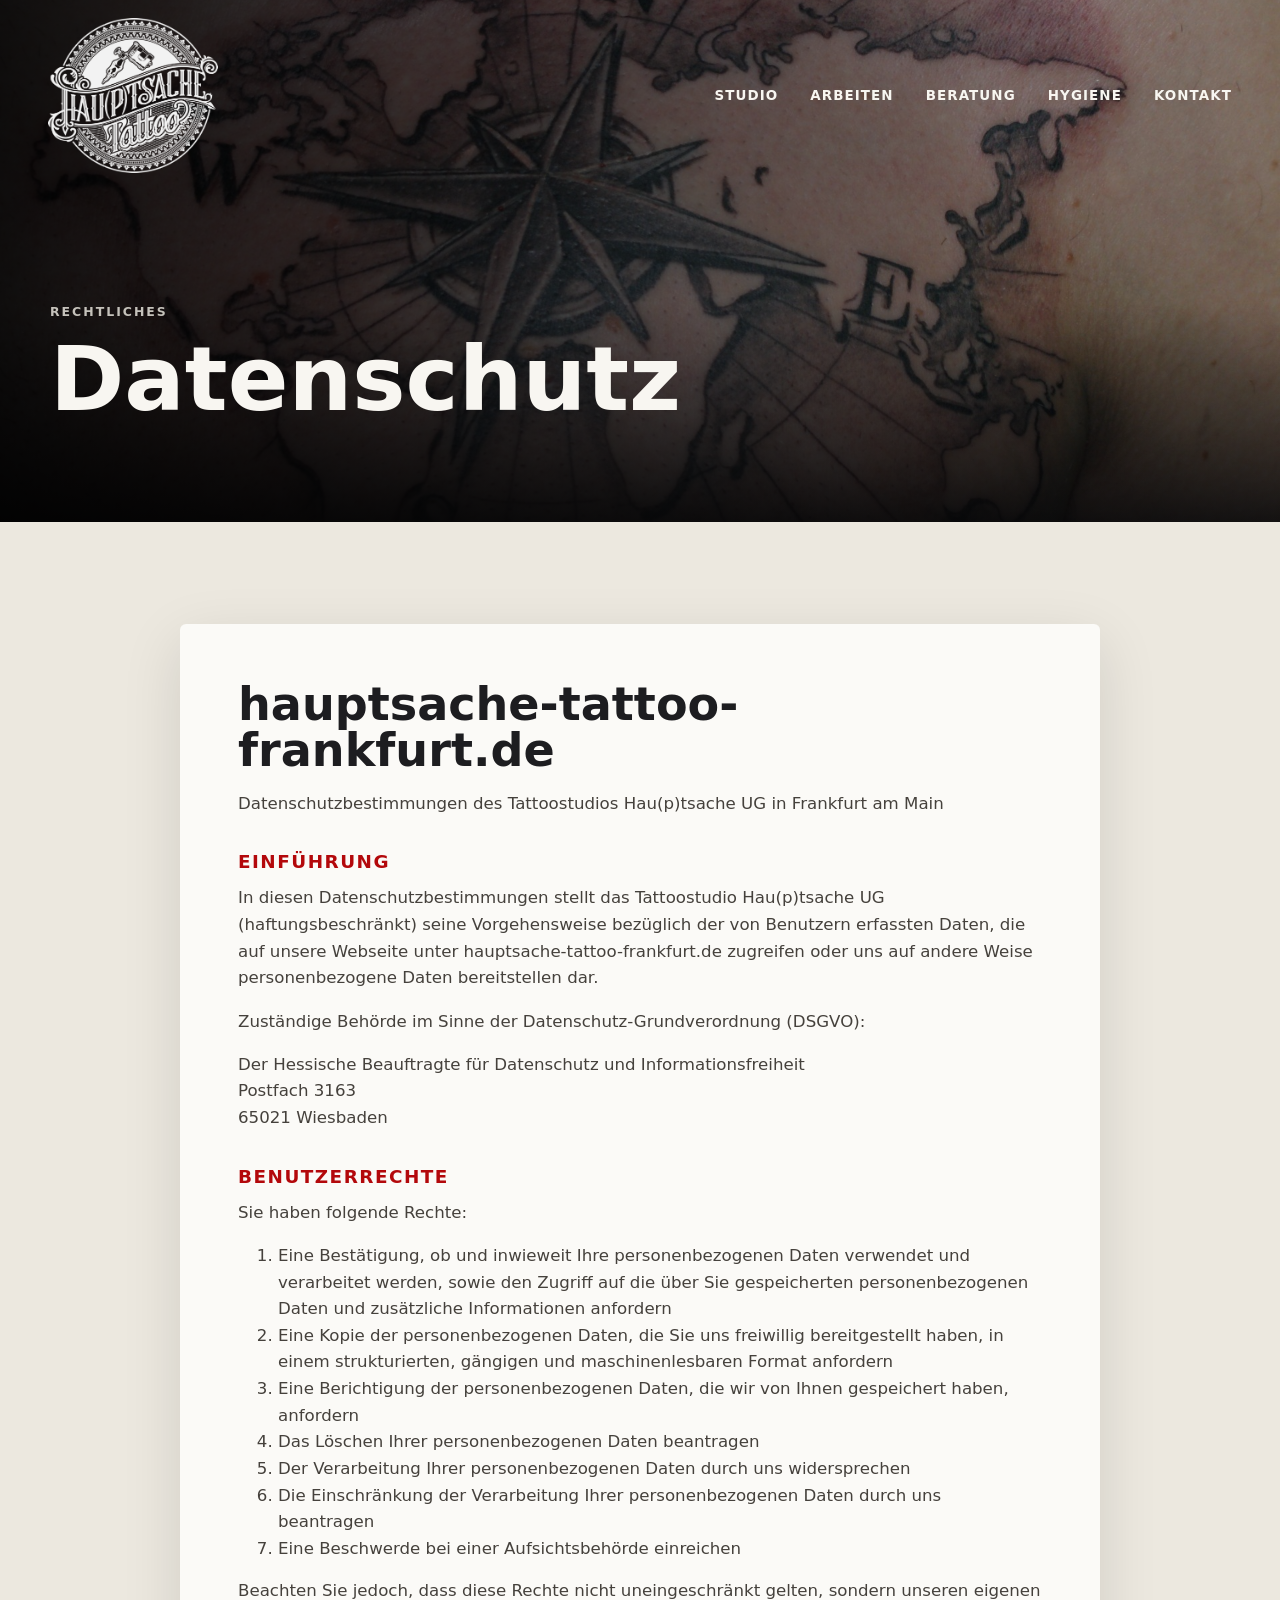
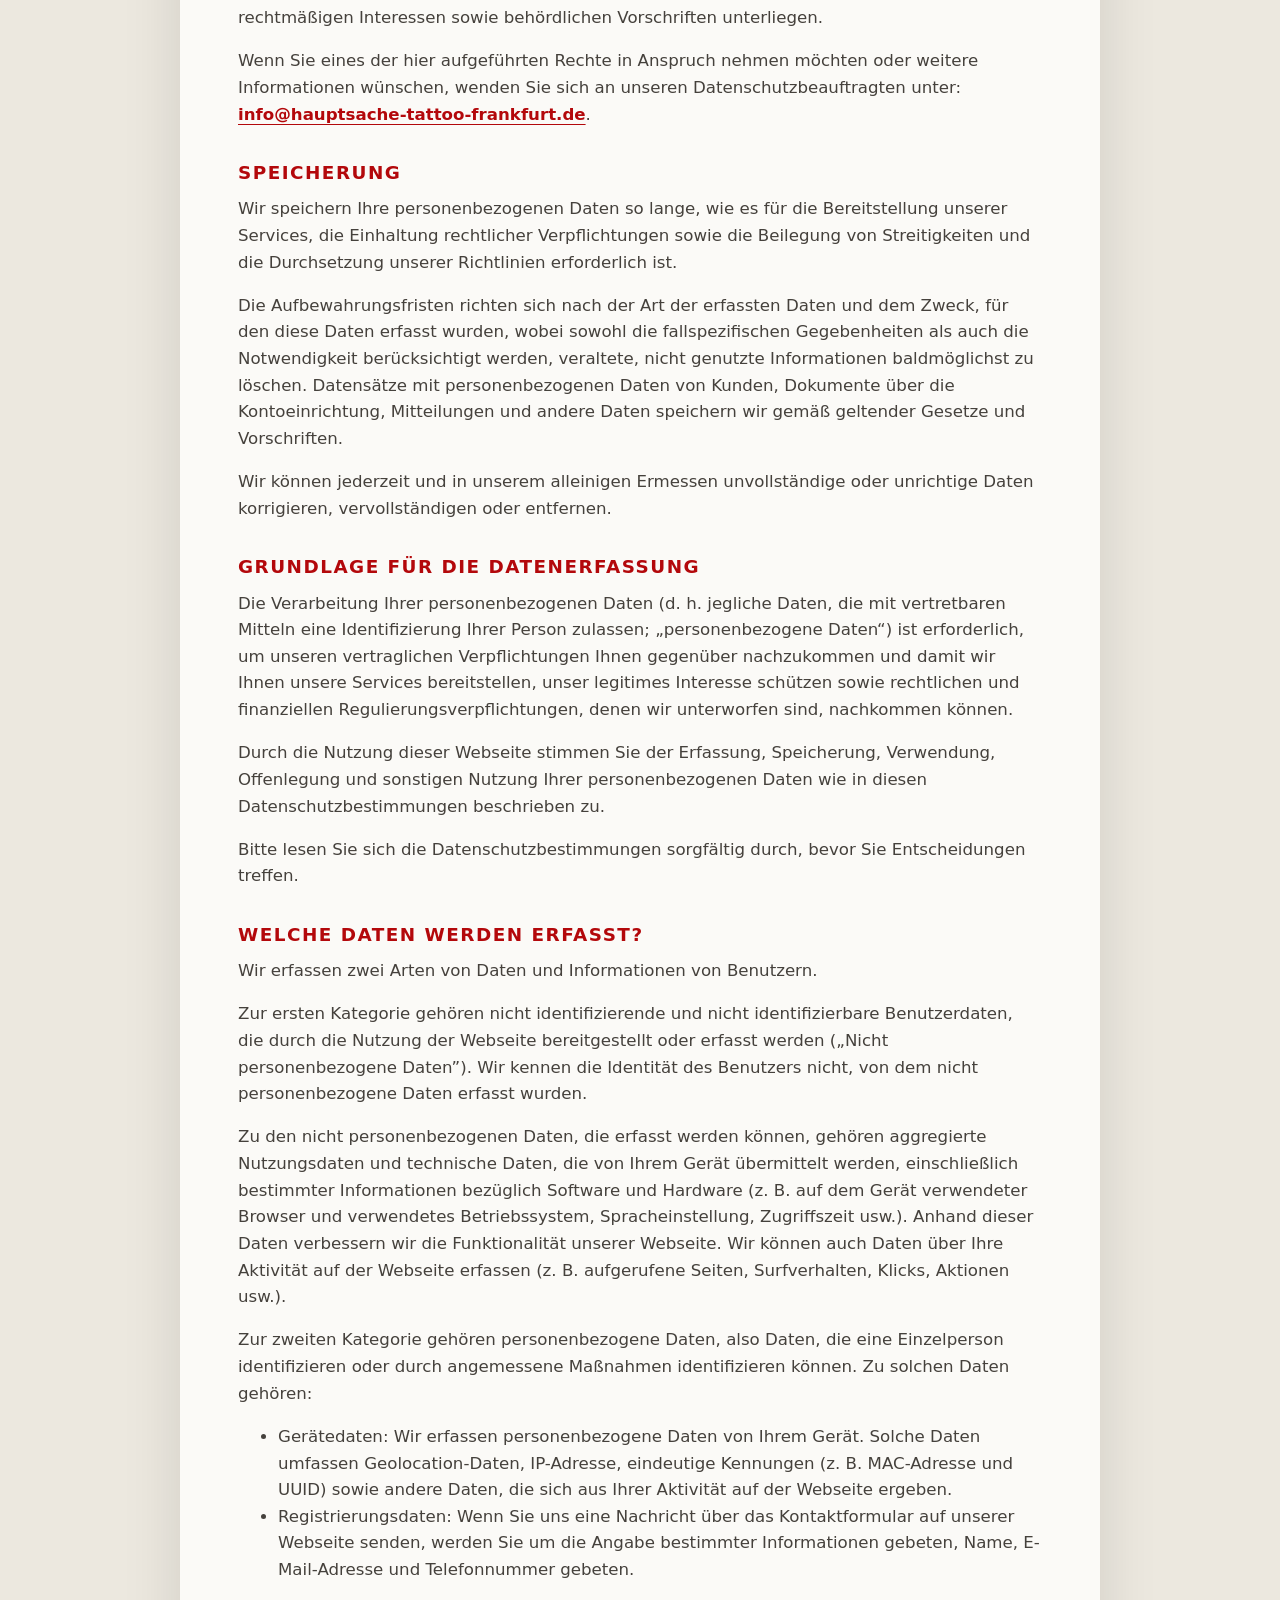
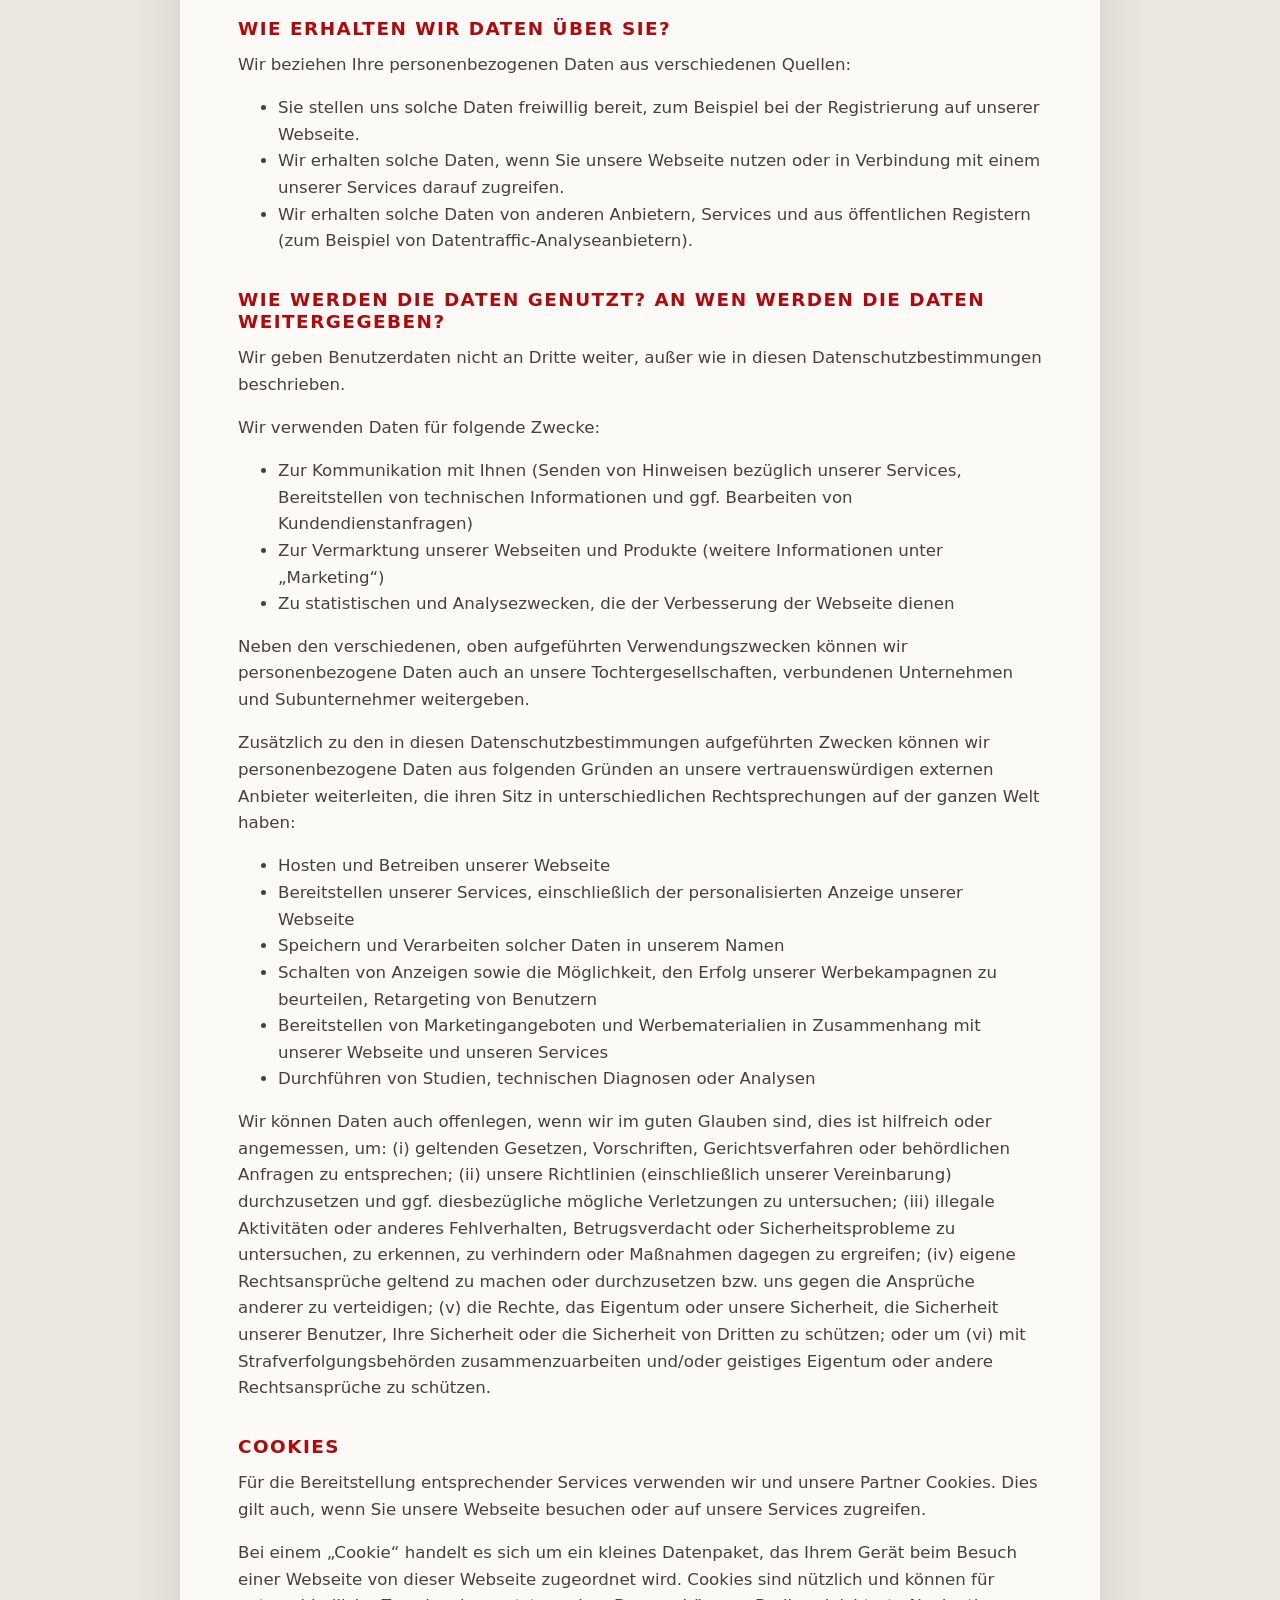
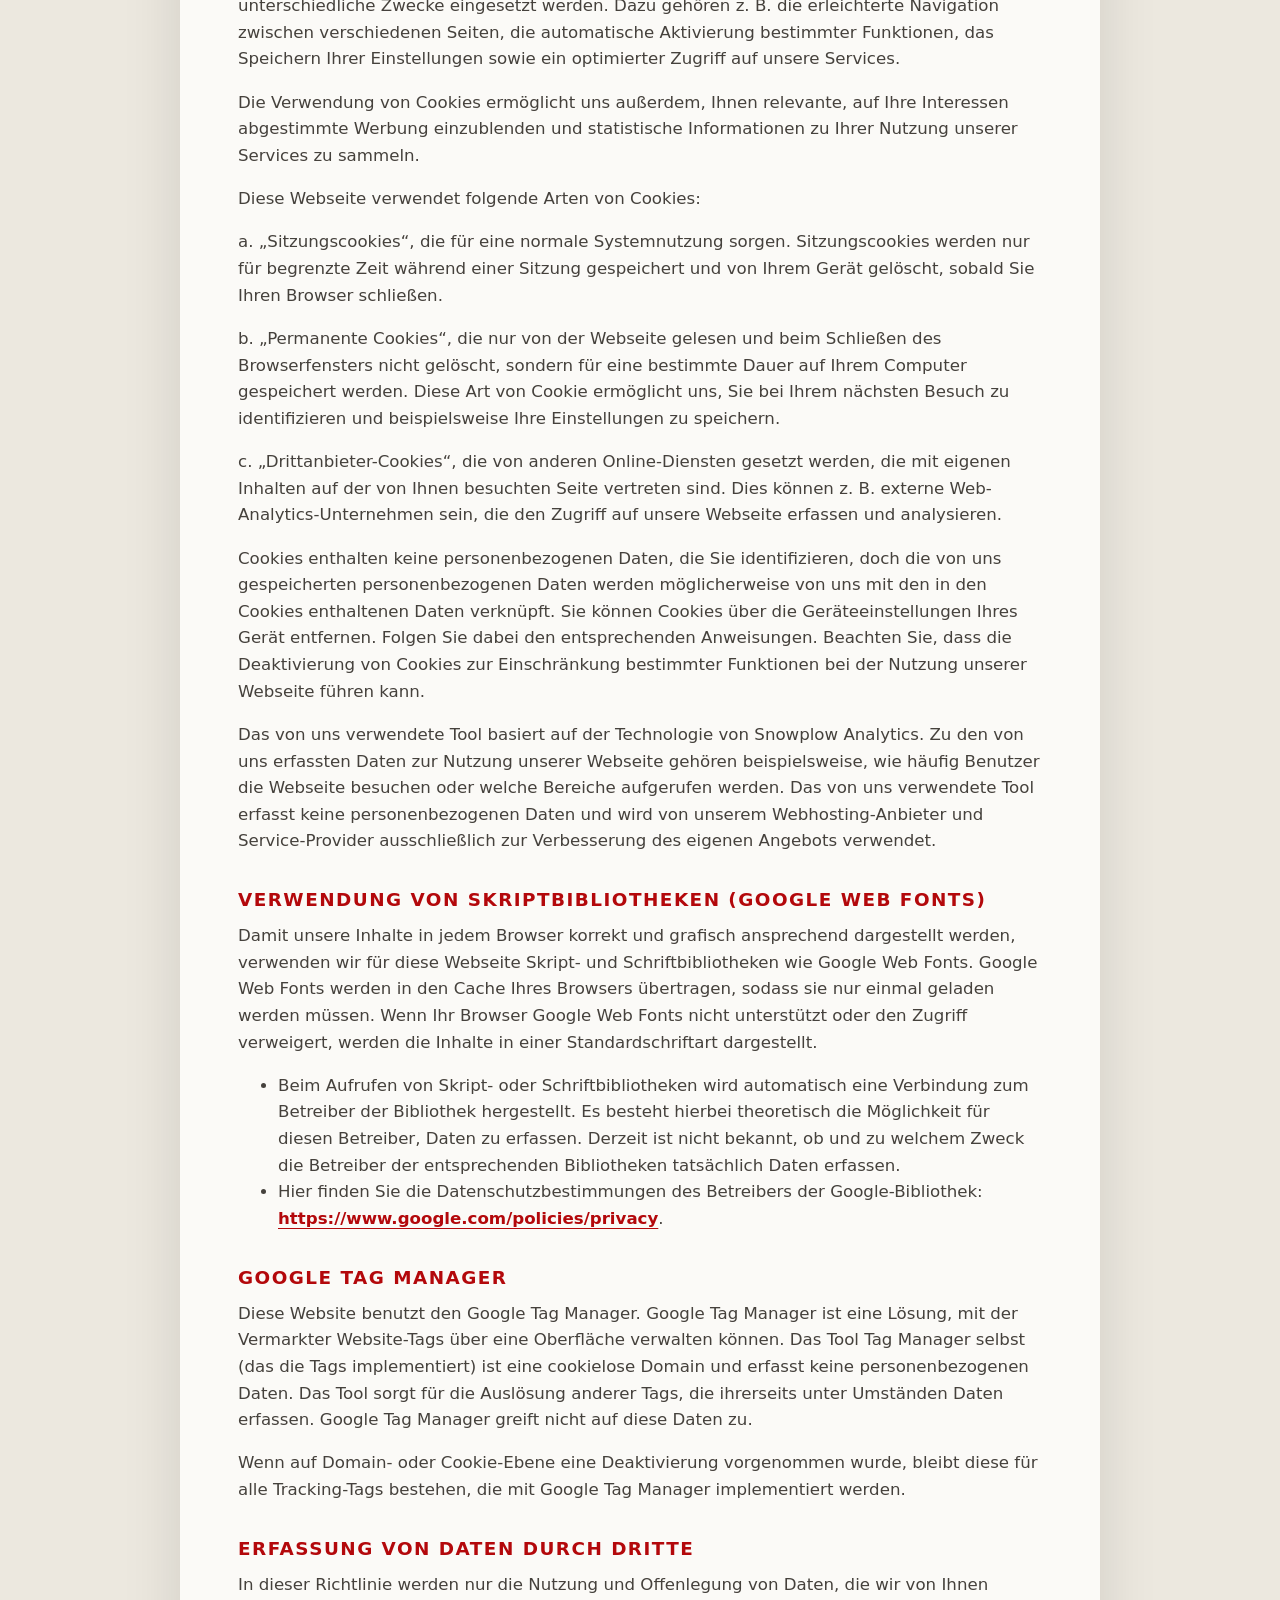
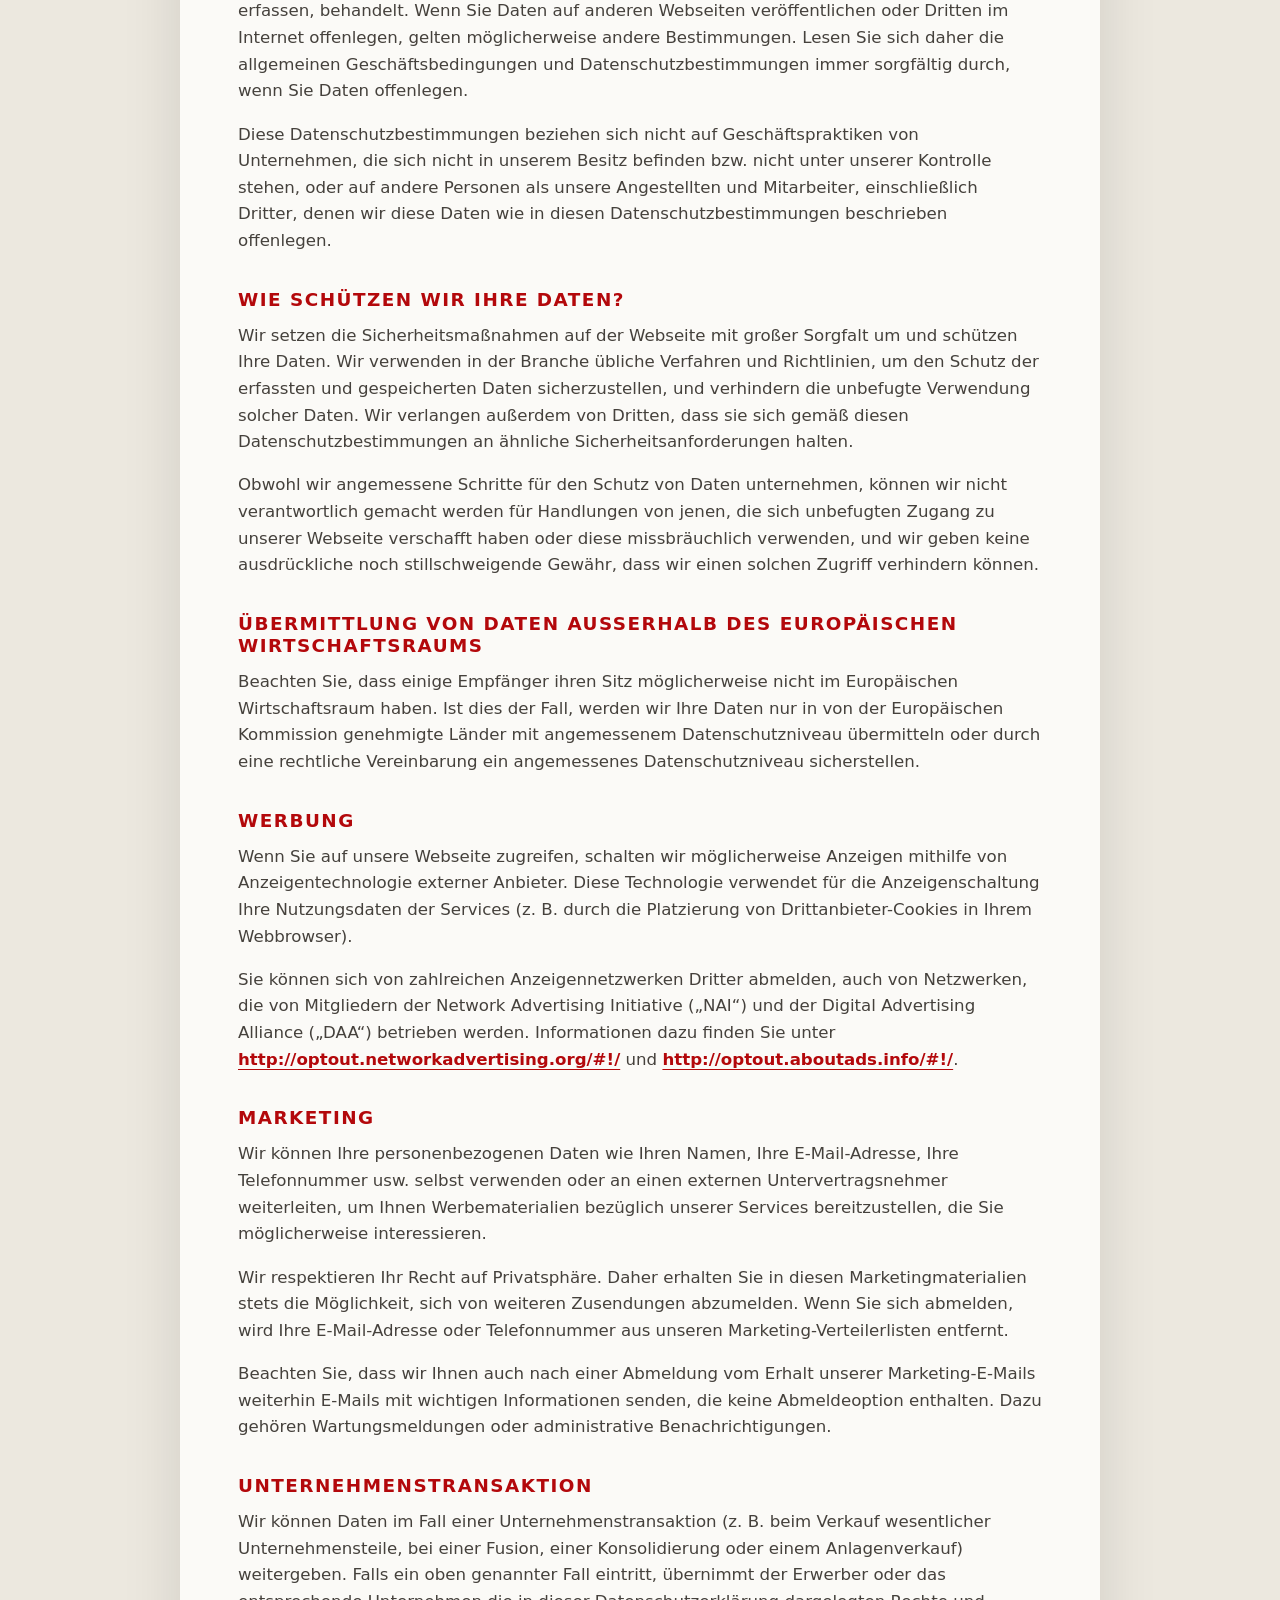
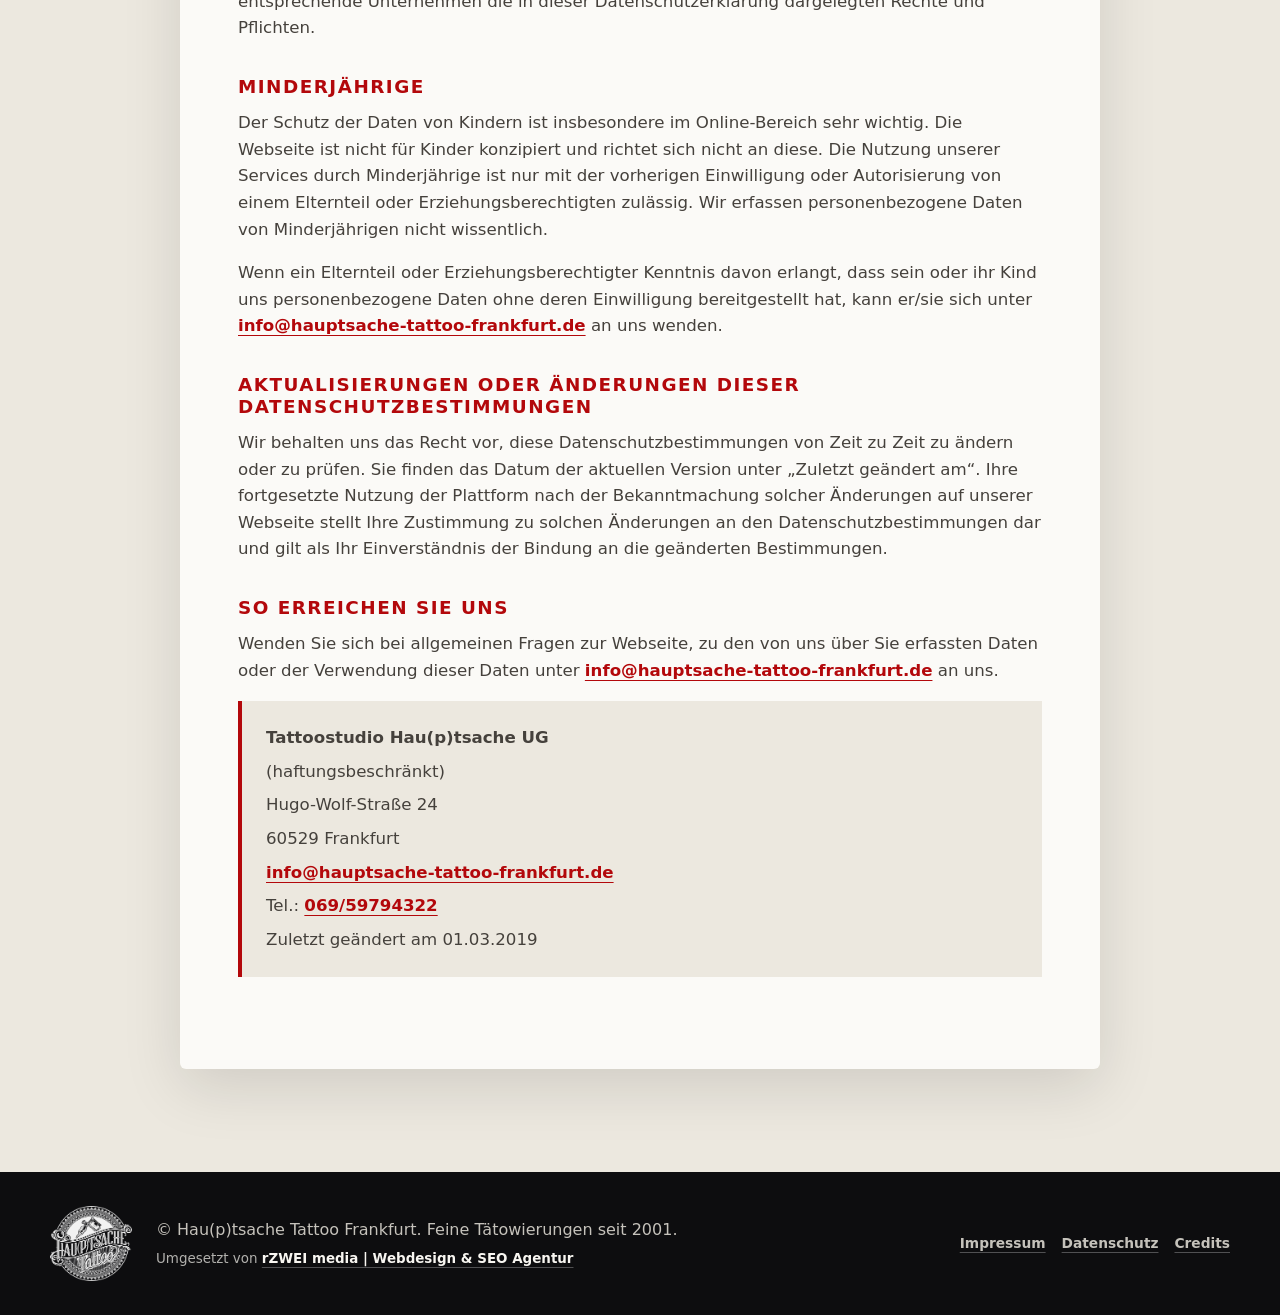
<file: datenschutz.html>
<!doctype html>
<html lang="de">
<head>
  <meta charset="utf-8">
  <meta name="viewport" content="width=device-width, initial-scale=1">
  <title>Datenschutz | Hau(p)tsache Tattoostudio Frankfurt</title>
  <meta name="description" content="Datenschutzbestimmungen von Hau(p)tsache Tattoostudio Frankfurt in Frankfurt am Main.">
  <link rel="canonical" href="https://hauptsache-tattoo-frankfurt.de/datenschutz.html">
  <meta name="theme-color" content="#0d0d0f">
  <link rel="icon" href="assets/brand/logo-black.png" type="image/png">
  <link rel="stylesheet" href="styles.css?v=20260611-1">
</head>
<body>
  <a class="skip-link" href="#main">Direkt zum Inhalt</a>

  <header class="site-header is-scrolled" data-header>
    <a class="brand" href="index.html#start" aria-label="Hau(p)tsache Tattoo Startseite">
      <img src="assets/brand/logo-white.png" width="400" height="365" alt="Hau(p)tsache Tattoo Frankfurt Logo">
    </a>
    <button class="nav-toggle" type="button" aria-expanded="false" aria-controls="site-nav" data-nav-toggle>
      <span class="nav-toggle-lines" aria-hidden="true"><span></span><span></span><span></span></span>
      <span>Men&uuml;</span>
    </button>
    <nav class="site-nav" id="site-nav" aria-label="Hauptnavigation" data-nav>
      <a href="index.html#tattoo-studio">Studio</a>
      <a href="index.html#arbeiten">Arbeiten</a>
      <a href="index.html#beratung">Beratung</a>
      <a href="index.html#hygiene">Hygiene</a>
      <a href="index.html#kontakt">Kontakt</a>
    </nav>
  </header>

  <main id="main">
    <section class="hero subpage-hero">
      <img class="hero-media" src="assets/site/hero-tattoo-frankfurt.jpg" width="1920" height="1286" alt="">
      <div class="hero-overlay"></div>
      <div class="section-inner subpage-hero-content">
        <p class="eyebrow">Rechtliches</p>
        <h1>Datenschutz</h1>
      </div>
    </section>

    <section class="legal-section">
      <div class="section-inner legal-content">
        <h2>hauptsache-tattoo-frankfurt.de</h2>
        <p>Datenschutzbestimmungen des Tattoostudios Hau(p)tsache UG in Frankfurt am Main</p>

        <h3>Einf&uuml;hrung</h3>
        <p>In diesen Datenschutzbestimmungen stellt das Tattoostudio Hau(p)tsache UG (haftungsbeschr&auml;nkt) seine Vorgehensweise bez&uuml;glich der von Benutzern erfassten Daten, die auf unsere Webseite unter hauptsache-tattoo-frankfurt.de zugreifen oder uns auf andere Weise personenbezogene Daten bereitstellen dar.</p>
        <p>Zust&auml;ndige Beh&ouml;rde im Sinne der Datenschutz-Grundverordnung (DSGVO):</p>
        <p>Der Hessische Beauftragte f&uuml;r Datenschutz und Informationsfreiheit<br>Postfach 3163<br>65021 Wiesbaden</p>

        <h3>Benutzerrechte</h3>
        <p>Sie haben folgende Rechte:</p>
        <ol>
          <li>Eine Best&auml;tigung, ob und inwieweit Ihre personenbezogenen Daten verwendet und verarbeitet werden, sowie den Zugriff auf die &uuml;ber Sie gespeicherten personenbezogenen Daten und zus&auml;tzliche Informationen anfordern</li>
          <li>Eine Kopie der personenbezogenen Daten, die Sie uns freiwillig bereitgestellt haben, in einem strukturierten, g&auml;ngigen und maschinenlesbaren Format anfordern</li>
          <li>Eine Berichtigung der personenbezogenen Daten, die wir von Ihnen gespeichert haben, anfordern</li>
          <li>Das L&ouml;schen Ihrer personenbezogenen Daten beantragen</li>
          <li>Der Verarbeitung Ihrer personenbezogenen Daten durch uns widersprechen</li>
          <li>Die Einschr&auml;nkung der Verarbeitung Ihrer personenbezogenen Daten durch uns beantragen</li>
          <li>Eine Beschwerde bei einer Aufsichtsbeh&ouml;rde einreichen</li>
        </ol>
        <p>Beachten Sie jedoch, dass diese Rechte nicht uneingeschr&auml;nkt gelten, sondern unseren eigenen rechtm&auml;&szlig;igen Interessen sowie beh&ouml;rdlichen Vorschriften unterliegen.</p>
        <p>Wenn Sie eines der hier aufgef&uuml;hrten Rechte in Anspruch nehmen m&ouml;chten oder weitere Informationen w&uuml;nschen, wenden Sie sich an unseren Datenschutzbeauftragten unter: <a href="mailto:info@hauptsache-tattoo-frankfurt.de">info@hauptsache-tattoo-frankfurt.de</a>.</p>

        <h3>Speicherung</h3>
        <p>Wir speichern Ihre personenbezogenen Daten so lange, wie es f&uuml;r die Bereitstellung unserer Services, die Einhaltung rechtlicher Verpflichtungen sowie die Beilegung von Streitigkeiten und die Durchsetzung unserer Richtlinien erforderlich ist.</p>
        <p>Die Aufbewahrungsfristen richten sich nach der Art der erfassten Daten und dem Zweck, f&uuml;r den diese Daten erfasst wurden, wobei sowohl die fallspezifischen Gegebenheiten als auch die Notwendigkeit ber&uuml;cksichtigt werden, veraltete, nicht genutzte Informationen baldm&ouml;glichst zu l&ouml;schen. Datens&auml;tze mit personenbezogenen Daten von Kunden, Dokumente &uuml;ber die Kontoeinrichtung, Mitteilungen und andere Daten speichern wir gem&auml;&szlig; geltender Gesetze und Vorschriften.</p>
        <p>Wir k&ouml;nnen jederzeit und in unserem alleinigen Ermessen unvollst&auml;ndige oder unrichtige Daten korrigieren, vervollst&auml;ndigen oder entfernen.</p>

        <h3>Grundlage f&uuml;r die Datenerfassung</h3>
        <p>Die Verarbeitung Ihrer personenbezogenen Daten (d. h. jegliche Daten, die mit vertretbaren Mitteln eine Identifizierung Ihrer Person zulassen; &bdquo;personenbezogene Daten&ldquo;) ist erforderlich, um unseren vertraglichen Verpflichtungen Ihnen gegen&uuml;ber nachzukommen und damit wir Ihnen unsere Services bereitstellen, unser legitimes Interesse sch&uuml;tzen sowie rechtlichen und finanziellen Regulierungsverpflichtungen, denen wir unterworfen sind, nachkommen k&ouml;nnen.</p>
        <p>Durch die Nutzung dieser Webseite stimmen Sie der Erfassung, Speicherung, Verwendung, Offenlegung und sonstigen Nutzung Ihrer personenbezogenen Daten wie in diesen Datenschutzbestimmungen beschrieben zu.</p>
        <p>Bitte lesen Sie sich die Datenschutzbestimmungen sorgf&auml;ltig durch, bevor Sie Entscheidungen treffen.</p>

        <h3>Welche Daten werden erfasst?</h3>
        <p>Wir erfassen zwei Arten von Daten und Informationen von Benutzern.</p>
        <p>Zur ersten Kategorie geh&ouml;ren nicht identifizierende und nicht identifizierbare Benutzerdaten, die durch die Nutzung der Webseite bereitgestellt oder erfasst werden (&bdquo;Nicht personenbezogene Daten&rdquo;). Wir kennen die Identit&auml;t des Benutzers nicht, von dem nicht personenbezogene Daten erfasst wurden.</p>
        <p>Zu den nicht personenbezogenen Daten, die erfasst werden k&ouml;nnen, geh&ouml;ren aggregierte Nutzungsdaten und technische Daten, die von Ihrem Ger&auml;t &uuml;bermittelt werden, einschlie&szlig;lich bestimmter Informationen bez&uuml;glich Software und Hardware (z. B. auf dem Ger&auml;t verwendeter Browser und verwendetes Betriebssystem, Spracheinstellung, Zugriffszeit usw.). Anhand dieser Daten verbessern wir die Funktionalit&auml;t unserer Webseite. Wir k&ouml;nnen auch Daten &uuml;ber Ihre Aktivit&auml;t auf der Webseite erfassen (z. B. aufgerufene Seiten, Surfverhalten, Klicks, Aktionen usw.).</p>
        <p>Zur zweiten Kategorie geh&ouml;ren personenbezogene Daten, also Daten, die eine Einzelperson identifizieren oder durch angemessene Ma&szlig;nahmen identifizieren k&ouml;nnen. Zu solchen Daten geh&ouml;ren:</p>
        <ul>
          <li>Ger&auml;tedaten: Wir erfassen personenbezogene Daten von Ihrem Ger&auml;t. Solche Daten umfassen Geolocation-Daten, IP-Adresse, eindeutige Kennungen (z. B. MAC-Adresse und UUID) sowie andere Daten, die sich aus Ihrer Aktivit&auml;t auf der Webseite ergeben.</li>
          <li>Registrierungsdaten: Wenn Sie uns eine Nachricht &uuml;ber das Kontaktformular auf unserer Webseite senden, werden Sie um die Angabe bestimmter Informationen gebeten, Name, E-Mail-Adresse und Telefonnummer gebeten.</li>
        </ul>

        <h3>Wie erhalten wir Daten &uuml;ber Sie?</h3>
        <p>Wir beziehen Ihre personenbezogenen Daten aus verschiedenen Quellen:</p>
        <ul>
          <li>Sie stellen uns solche Daten freiwillig bereit, zum Beispiel bei der Registrierung auf unserer Webseite.</li>
          <li>Wir erhalten solche Daten, wenn Sie unsere Webseite nutzen oder in Verbindung mit einem unserer Services darauf zugreifen.</li>
          <li>Wir erhalten solche Daten von anderen Anbietern, Services und aus &ouml;ffentlichen Registern (zum Beispiel von Datentraffic-Analyseanbietern).</li>
        </ul>

        <h3>Wie werden die Daten genutzt? An wen werden die Daten weitergegeben?</h3>
        <p>Wir geben Benutzerdaten nicht an Dritte weiter, au&szlig;er wie in diesen Datenschutzbestimmungen beschrieben.</p>
        <p>Wir verwenden Daten f&uuml;r folgende Zwecke:</p>
        <ul>
          <li>Zur Kommunikation mit Ihnen (Senden von Hinweisen bez&uuml;glich unserer Services, Bereitstellen von technischen Informationen und ggf. Bearbeiten von Kundendienstanfragen)</li>
          <li>Zur Vermarktung unserer Webseiten und Produkte (weitere Informationen unter &bdquo;Marketing&ldquo;)</li>
          <li>Zu statistischen und Analysezwecken, die der Verbesserung der Webseite dienen</li>
        </ul>
        <p>Neben den verschiedenen, oben aufgef&uuml;hrten Verwendungszwecken k&ouml;nnen wir personenbezogene Daten auch an unsere Tochtergesellschaften, verbundenen Unternehmen und Subunternehmer weitergeben.</p>
        <p>Zus&auml;tzlich zu den in diesen Datenschutzbestimmungen aufgef&uuml;hrten Zwecken k&ouml;nnen wir personenbezogene Daten aus folgenden Gr&uuml;nden an unsere vertrauensw&uuml;rdigen externen Anbieter weiterleiten, die ihren Sitz in unterschiedlichen Rechtsprechungen auf der ganzen Welt haben:</p>
        <ul>
          <li>Hosten und Betreiben unserer Webseite</li>
          <li>Bereitstellen unserer Services, einschlie&szlig;lich der personalisierten Anzeige unserer Webseite</li>
          <li>Speichern und Verarbeiten solcher Daten in unserem Namen</li>
          <li>Schalten von Anzeigen sowie die M&ouml;glichkeit, den Erfolg unserer Werbekampagnen zu beurteilen, Retargeting von Benutzern</li>
          <li>Bereitstellen von Marketingangeboten und Werbematerialien in Zusammenhang mit unserer Webseite und unseren Services</li>
          <li>Durchf&uuml;hren von Studien, technischen Diagnosen oder Analysen</li>
        </ul>
        <p>Wir k&ouml;nnen Daten auch offenlegen, wenn wir im guten Glauben sind, dies ist hilfreich oder angemessen, um: (i) geltenden Gesetzen, Vorschriften, Gerichtsverfahren oder beh&ouml;rdlichen Anfragen zu entsprechen; (ii) unsere Richtlinien (einschlie&szlig;lich unserer Vereinbarung) durchzusetzen und ggf. diesbez&uuml;gliche m&ouml;gliche Verletzungen zu untersuchen; (iii) illegale Aktivit&auml;ten oder anderes Fehlverhalten, Betrugsverdacht oder Sicherheitsprobleme zu untersuchen, zu erkennen, zu verhindern oder Ma&szlig;nahmen dagegen zu ergreifen; (iv) eigene Rechtsanspr&uuml;che geltend zu machen oder durchzusetzen bzw. uns gegen die Anspr&uuml;che anderer zu verteidigen; (v) die Rechte, das Eigentum oder unsere Sicherheit, die Sicherheit unserer Benutzer, Ihre Sicherheit oder die Sicherheit von Dritten zu sch&uuml;tzen; oder um (vi) mit Strafverfolgungsbeh&ouml;rden zusammenzuarbeiten und/oder geistiges Eigentum oder andere Rechtsanspr&uuml;che zu sch&uuml;tzen.</p>

        <h3>Cookies</h3>
        <p>F&uuml;r die Bereitstellung entsprechender Services verwenden wir und unsere Partner Cookies. Dies gilt auch, wenn Sie unsere Webseite besuchen oder auf unsere Services zugreifen.</p>
        <p>Bei einem &bdquo;Cookie&ldquo; handelt es sich um ein kleines Datenpaket, das Ihrem Ger&auml;t beim Besuch einer Webseite von dieser Webseite zugeordnet wird. Cookies sind n&uuml;tzlich und k&ouml;nnen f&uuml;r unterschiedliche Zwecke eingesetzt werden. Dazu geh&ouml;ren z. B. die erleichterte Navigation zwischen verschiedenen Seiten, die automatische Aktivierung bestimmter Funktionen, das Speichern Ihrer Einstellungen sowie ein optimierter Zugriff auf unsere Services.</p>
        <p>Die Verwendung von Cookies erm&ouml;glicht uns au&szlig;erdem, Ihnen relevante, auf Ihre Interessen abgestimmte Werbung einzublenden und statistische Informationen zu Ihrer Nutzung unserer Services zu sammeln.</p>
        <p>Diese Webseite verwendet folgende Arten von Cookies:</p>
        <p>a. &bdquo;Sitzungscookies&ldquo;, die f&uuml;r eine normale Systemnutzung sorgen. Sitzungscookies werden nur f&uuml;r begrenzte Zeit w&auml;hrend einer Sitzung gespeichert und von Ihrem Ger&auml;t gel&ouml;scht, sobald Sie Ihren Browser schlie&szlig;en.</p>
        <p>b. &bdquo;Permanente Cookies&ldquo;, die nur von der Webseite gelesen und beim Schlie&szlig;en des Browserfensters nicht gel&ouml;scht, sondern f&uuml;r eine bestimmte Dauer auf Ihrem Computer gespeichert werden. Diese Art von Cookie erm&ouml;glicht uns, Sie bei Ihrem n&auml;chsten Besuch zu identifizieren und beispielsweise Ihre Einstellungen zu speichern.</p>
        <p>c. &bdquo;Drittanbieter-Cookies&ldquo;, die von anderen Online-Diensten gesetzt werden, die mit eigenen Inhalten auf der von Ihnen besuchten Seite vertreten sind. Dies k&ouml;nnen z. B. externe Web-Analytics-Unternehmen sein, die den Zugriff auf unsere Webseite erfassen und analysieren.</p>
        <p>Cookies enthalten keine personenbezogenen Daten, die Sie identifizieren, doch die von uns gespeicherten personenbezogenen Daten werden m&ouml;glicherweise von uns mit den in den Cookies enthaltenen Daten verkn&uuml;pft. Sie k&ouml;nnen Cookies &uuml;ber die Ger&auml;teeinstellungen Ihres Ger&auml;t entfernen. Folgen Sie dabei den entsprechenden Anweisungen. Beachten Sie, dass die Deaktivierung von Cookies zur Einschr&auml;nkung bestimmter Funktionen bei der Nutzung unserer Webseite f&uuml;hren kann.</p>
        <p>Das von uns verwendete Tool basiert auf der Technologie von Snowplow Analytics. Zu den von uns erfassten Daten zur Nutzung unserer Webseite geh&ouml;ren beispielsweise, wie h&auml;ufig Benutzer die Webseite besuchen oder welche Bereiche aufgerufen werden. Das von uns verwendete Tool erfasst keine personenbezogenen Daten und wird von unserem Webhosting-Anbieter und Service-Provider ausschlie&szlig;lich zur Verbesserung des eigenen Angebots verwendet.</p>

        <h3>Verwendung von Skriptbibliotheken (Google Web Fonts)</h3>
        <p>Damit unsere Inhalte in jedem Browser korrekt und grafisch ansprechend dargestellt werden, verwenden wir f&uuml;r diese Webseite Skript- und Schriftbibliotheken wie Google Web Fonts. Google Web Fonts werden in den Cache Ihres Browsers &uuml;bertragen, sodass sie nur einmal geladen werden m&uuml;ssen. Wenn Ihr Browser Google Web Fonts nicht unterst&uuml;tzt oder den Zugriff verweigert, werden die Inhalte in einer Standardschriftart dargestellt.</p>
        <ul>
          <li>Beim Aufrufen von Skript- oder Schriftbibliotheken wird automatisch eine Verbindung zum Betreiber der Bibliothek hergestellt. Es besteht hierbei theoretisch die M&ouml;glichkeit f&uuml;r diesen Betreiber, Daten zu erfassen. Derzeit ist nicht bekannt, ob und zu welchem Zweck die Betreiber der entsprechenden Bibliotheken tats&auml;chlich Daten erfassen.</li>
          <li>Hier finden Sie die Datenschutzbestimmungen des Betreibers der Google-Bibliothek: <a href="https://www.google.com/policies/privacy" rel="noopener">https://www.google.com/policies/privacy</a>.</li>
        </ul>

        <h3>Google Tag Manager</h3>
        <p>Diese Website benutzt den Google Tag Manager. Google Tag Manager ist eine L&ouml;sung, mit der Vermarkter Website-Tags &uuml;ber eine Oberfl&auml;che verwalten k&ouml;nnen. Das Tool Tag Manager selbst (das die Tags implementiert) ist eine cookielose Domain und erfasst keine personenbezogenen Daten. Das Tool sorgt f&uuml;r die Ausl&ouml;sung anderer Tags, die ihrerseits unter Umst&auml;nden Daten erfassen. Google Tag Manager greift nicht auf diese Daten zu.</p>
        <p>Wenn auf Domain- oder Cookie-Ebene eine Deaktivierung vorgenommen wurde, bleibt diese f&uuml;r alle Tracking-Tags bestehen, die mit Google Tag Manager implementiert werden.</p>

        <h3>Erfassung von Daten durch Dritte</h3>
        <p>In dieser Richtlinie werden nur die Nutzung und Offenlegung von Daten, die wir von Ihnen erfassen, behandelt. Wenn Sie Daten auf anderen Webseiten ver&ouml;ffentlichen oder Dritten im Internet offenlegen, gelten m&ouml;glicherweise andere Bestimmungen. Lesen Sie sich daher die allgemeinen Gesch&auml;ftsbedingungen und Datenschutzbestimmungen immer sorgf&auml;ltig durch, wenn Sie Daten offenlegen.</p>
        <p>Diese Datenschutzbestimmungen beziehen sich nicht auf Gesch&auml;ftspraktiken von Unternehmen, die sich nicht in unserem Besitz befinden bzw. nicht unter unserer Kontrolle stehen, oder auf andere Personen als unsere Angestellten und Mitarbeiter, einschlie&szlig;lich Dritter, denen wir diese Daten wie in diesen Datenschutzbestimmungen beschrieben offenlegen.</p>

        <h3>Wie sch&uuml;tzen wir Ihre Daten?</h3>
        <p>Wir setzen die Sicherheitsma&szlig;nahmen auf der Webseite mit gro&szlig;er Sorgfalt um und sch&uuml;tzen Ihre Daten. Wir verwenden in der Branche &uuml;bliche Verfahren und Richtlinien, um den Schutz der erfassten und gespeicherten Daten sicherzustellen, und verhindern die unbefugte Verwendung solcher Daten. Wir verlangen au&szlig;erdem von Dritten, dass sie sich gem&auml;&szlig; diesen Datenschutzbestimmungen an &auml;hnliche Sicherheitsanforderungen halten.</p>
        <p>Obwohl wir angemessene Schritte f&uuml;r den Schutz von Daten unternehmen, k&ouml;nnen wir nicht verantwortlich gemacht werden f&uuml;r Handlungen von jenen, die sich unbefugten Zugang zu unserer Webseite verschafft haben oder diese missbr&auml;uchlich verwenden, und wir geben keine ausdr&uuml;ckliche noch stillschweigende Gew&auml;hr, dass wir einen solchen Zugriff verhindern k&ouml;nnen.</p>

        <h3>&Uuml;bermittlung von Daten au&szlig;erhalb des Europ&auml;ischen Wirtschaftsraums</h3>
        <p>Beachten Sie, dass einige Empf&auml;nger ihren Sitz m&ouml;glicherweise nicht im Europ&auml;ischen Wirtschaftsraum haben. Ist dies der Fall, werden wir Ihre Daten nur in von der Europ&auml;ischen Kommission genehmigte L&auml;nder mit angemessenem Datenschutzniveau &uuml;bermitteln oder durch eine rechtliche Vereinbarung ein angemessenes Datenschutzniveau sicherstellen.</p>

        <h3>Werbung</h3>
        <p>Wenn Sie auf unsere Webseite zugreifen, schalten wir m&ouml;glicherweise Anzeigen mithilfe von Anzeigentechnologie externer Anbieter. Diese Technologie verwendet f&uuml;r die Anzeigenschaltung Ihre Nutzungsdaten der Services (z. B. durch die Platzierung von Drittanbieter-Cookies in Ihrem Webbrowser).</p>
        <p>Sie k&ouml;nnen sich von zahlreichen Anzeigennetzwerken Dritter abmelden, auch von Netzwerken, die von Mitgliedern der Network Advertising Initiative (&bdquo;NAI&ldquo;) und der Digital Advertising Alliance (&bdquo;DAA&ldquo;) betrieben werden. Informationen dazu finden Sie unter <a href="http://optout.networkadvertising.org/#!/" rel="noopener">http://optout.networkadvertising.org/#!/</a> und <a href="http://optout.aboutads.info/#!/" rel="noopener">http://optout.aboutads.info/#!/</a>.</p>

        <h3>Marketing</h3>
        <p>Wir k&ouml;nnen Ihre personenbezogenen Daten wie Ihren Namen, Ihre E-Mail-Adresse, Ihre Telefonnummer usw. selbst verwenden oder an einen externen Untervertragsnehmer weiterleiten, um Ihnen Werbematerialien bez&uuml;glich unserer Services bereitzustellen, die Sie m&ouml;glicherweise interessieren.</p>
        <p>Wir respektieren Ihr Recht auf Privatsph&auml;re. Daher erhalten Sie in diesen Marketingmaterialien stets die M&ouml;glichkeit, sich von weiteren Zusendungen abzumelden. Wenn Sie sich abmelden, wird Ihre E-Mail-Adresse oder Telefonnummer aus unseren Marketing-Verteilerlisten entfernt.</p>
        <p>Beachten Sie, dass wir Ihnen auch nach einer Abmeldung vom Erhalt unserer Marketing-E-Mails weiterhin E-Mails mit wichtigen Informationen senden, die keine Abmeldeoption enthalten. Dazu geh&ouml;ren Wartungsmeldungen oder administrative Benachrichtigungen.</p>

        <h3>Unternehmenstransaktion</h3>
        <p>Wir k&ouml;nnen Daten im Fall einer Unternehmenstransaktion (z. B. beim Verkauf wesentlicher Unternehmensteile, bei einer Fusion, einer Konsolidierung oder einem Anlagenverkauf) weitergeben. Falls ein oben genannter Fall eintritt, &uuml;bernimmt der Erwerber oder das entsprechende Unternehmen die in dieser Datenschutzerkl&auml;rung dargelegten Rechte und Pflichten.</p>

        <h3>Minderj&auml;hrige</h3>
        <p>Der Schutz der Daten von Kindern ist insbesondere im Online-Bereich sehr wichtig. Die Webseite ist nicht f&uuml;r Kinder konzipiert und richtet sich nicht an diese. Die Nutzung unserer Services durch Minderj&auml;hrige ist nur mit der vorherigen Einwilligung oder Autorisierung von einem Elternteil oder Erziehungsberechtigten zul&auml;ssig. Wir erfassen personenbezogene Daten von Minderj&auml;hrigen nicht wissentlich.</p>
        <p>Wenn ein Elternteil oder Erziehungsberechtigter Kenntnis davon erlangt, dass sein oder ihr Kind uns personenbezogene Daten ohne deren Einwilligung bereitgestellt hat, kann er/sie sich unter <a href="mailto:info@hauptsache-tattoo-frankfurt.de">info@hauptsache-tattoo-frankfurt.de</a> an uns wenden.</p>

        <h3>Aktualisierungen oder &Auml;nderungen dieser Datenschutzbestimmungen</h3>
        <p>Wir behalten uns das Recht vor, diese Datenschutzbestimmungen von Zeit zu Zeit zu &auml;ndern oder zu pr&uuml;fen. Sie finden das Datum der aktuellen Version unter &bdquo;Zuletzt ge&auml;ndert am&ldquo;. Ihre fortgesetzte Nutzung der Plattform nach der Bekanntmachung solcher &Auml;nderungen auf unserer Webseite stellt Ihre Zustimmung zu solchen &Auml;nderungen an den Datenschutzbestimmungen dar und gilt als Ihr Einverst&auml;ndnis der Bindung an die ge&auml;nderten Bestimmungen.</p>

        <h3>So erreichen Sie uns</h3>
        <p>Wenden Sie sich bei allgemeinen Fragen zur Webseite, zu den von uns &uuml;ber Sie erfassten Daten oder der Verwendung dieser Daten unter <a href="mailto:info@hauptsache-tattoo-frankfurt.de">info@hauptsache-tattoo-frankfurt.de</a> an uns.</p>
        <div class="legal-card">
          <p><strong>Tattoostudio Hau(p)tsache UG</strong></p>
          <p>(haftungsbeschr&auml;nkt)</p>
          <p>Hugo-Wolf-Stra&szlig;e 24</p>
          <p>60529 Frankfurt</p>
          <p><a href="mailto:info@hauptsache-tattoo-frankfurt.de">info@hauptsache-tattoo-frankfurt.de</a></p>
          <p>Tel.: <a href="tel:+496959794322">069/59794322</a></p>
          <p>Zuletzt ge&auml;ndert am 01.03.2019</p>
        </div>
      </div>
    </section>
  </main>

  <footer class="site-footer">
    <div class="section-inner footer-grid">
      <img src="assets/brand/logo-white.png" width="400" height="365" loading="lazy" alt="Hau(p)tsache Tattoo Logo wei&szlig;">
      <div class="footer-copy">
        <p>&copy; Hau(p)tsache Tattoo Frankfurt. Feine T&auml;towierungen seit 2001.</p>
        <p class="footer-credit">Umgesetzt von <a href="https://r2-media.net" target="_blank" rel="noopener">rZWEI media | Webdesign &amp; SEO Agentur</a></p>
      </div>
      <nav aria-label="Footer Navigation">
        <a href="impressum.html">Impressum</a>
        <a href="datenschutz.html">Datenschutz</a>
        <a href="credits.html">Credits</a>
      </nav>
    </div>
  </footer>

  <script src="script.js"></script>
</body>
</html>
</file>
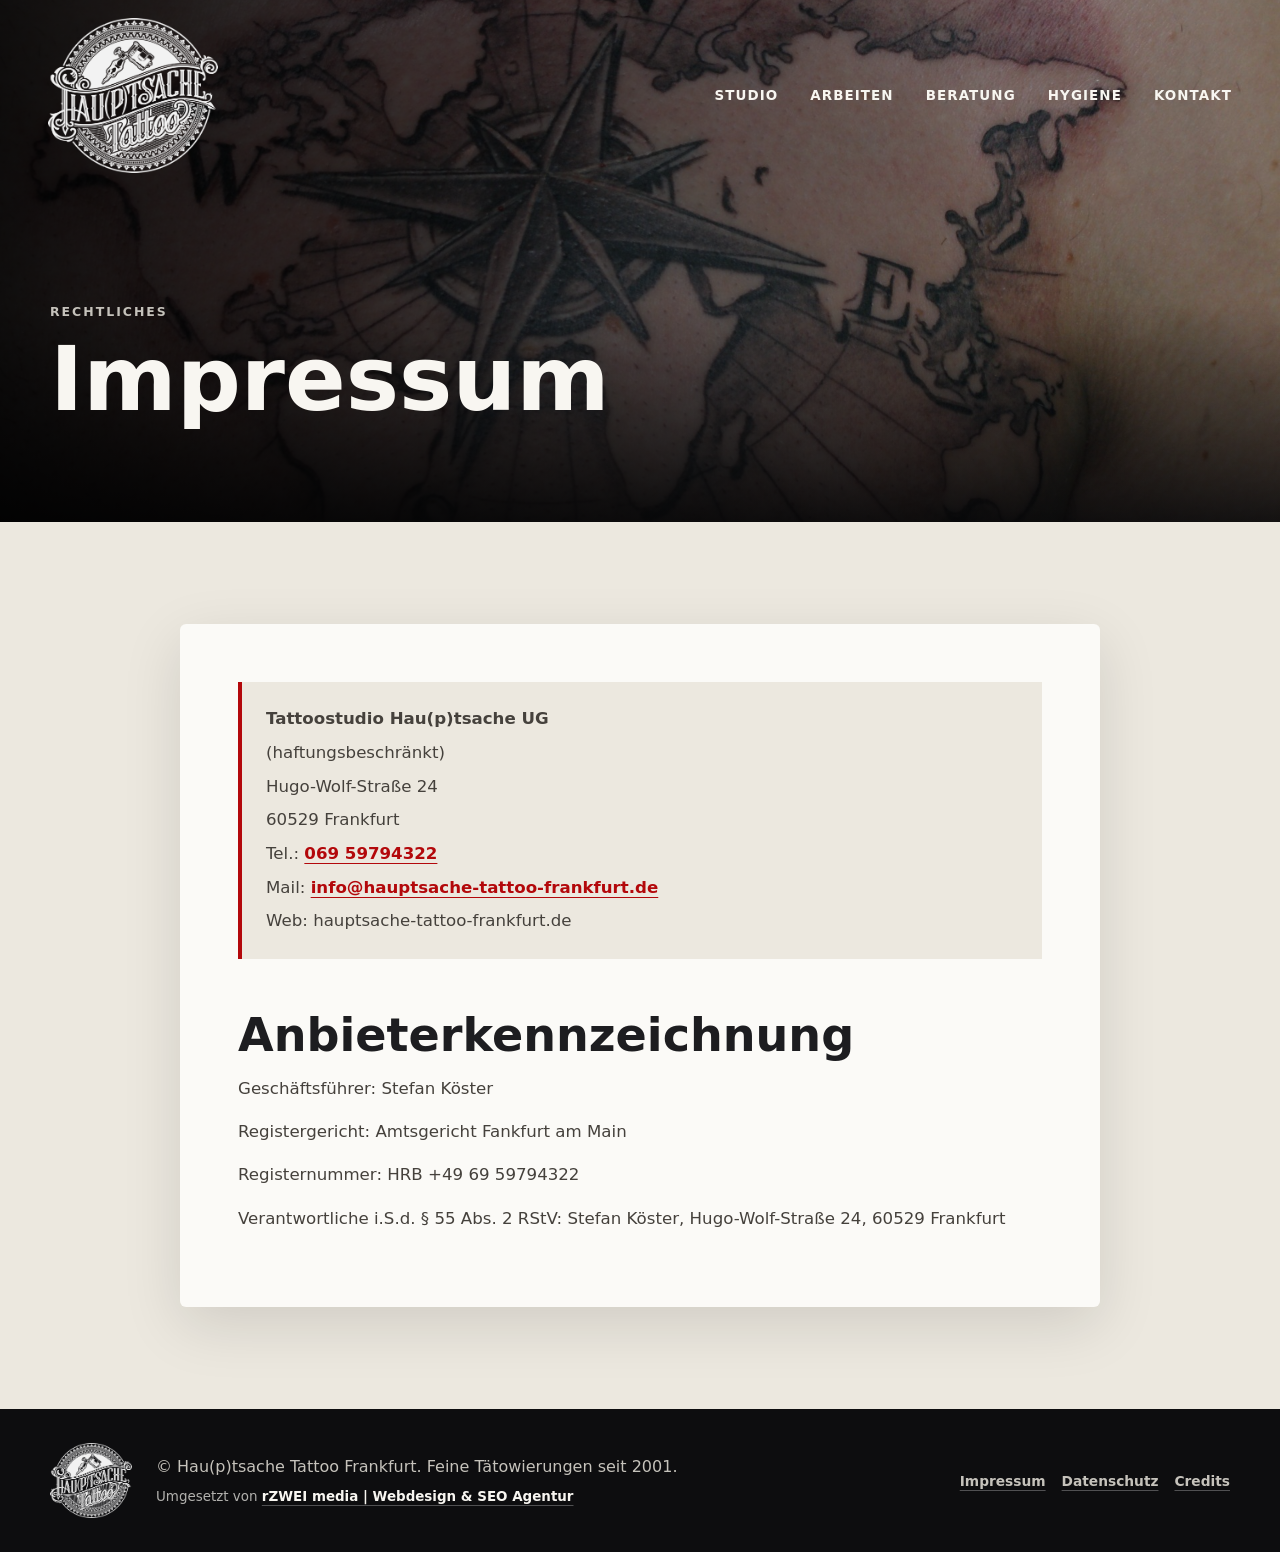
<file: impressum.html>
<!doctype html>
<html lang="de">
<head>
  <meta charset="utf-8">
  <meta name="viewport" content="width=device-width, initial-scale=1">
  <title>Impressum | Hau(p)tsache Tattoostudio Frankfurt</title>
  <meta name="description" content="Impressum von Hau(p)tsache Tattoostudio Frankfurt in Frankfurt am Main.">
  <link rel="canonical" href="https://hauptsache-tattoo-frankfurt.de/impressum.html">
  <meta name="theme-color" content="#0d0d0f">
  <link rel="icon" href="assets/brand/logo-black.png" type="image/png">
  <link rel="stylesheet" href="styles.css?v=20260611-1">
</head>
<body>
  <a class="skip-link" href="#main">Direkt zum Inhalt</a>

  <header class="site-header is-scrolled" data-header>
    <a class="brand" href="index.html#start" aria-label="Hau(p)tsache Tattoo Startseite">
      <img src="assets/brand/logo-white.png" width="400" height="365" alt="Hau(p)tsache Tattoo Frankfurt Logo">
    </a>
    <button class="nav-toggle" type="button" aria-expanded="false" aria-controls="site-nav" data-nav-toggle>
      <span class="nav-toggle-lines" aria-hidden="true"><span></span><span></span><span></span></span>
      <span>Men&uuml;</span>
    </button>
    <nav class="site-nav" id="site-nav" aria-label="Hauptnavigation" data-nav>
      <a href="index.html#tattoo-studio">Studio</a>
      <a href="index.html#arbeiten">Arbeiten</a>
      <a href="index.html#beratung">Beratung</a>
      <a href="index.html#hygiene">Hygiene</a>
      <a href="index.html#kontakt">Kontakt</a>
    </nav>
  </header>

  <main id="main">
    <section class="hero subpage-hero">
      <img class="hero-media" src="assets/site/hero-tattoo-frankfurt.jpg" width="1920" height="1286" alt="">
      <div class="hero-overlay"></div>
      <div class="section-inner subpage-hero-content">
        <p class="eyebrow">Rechtliches</p>
        <h1>Impressum</h1>
      </div>
    </section>

    <section class="legal-section">
      <div class="section-inner legal-content">
        <div class="legal-card">
          <p><strong>Tattoostudio Hau(p)tsache UG</strong></p>
          <p>(haftungsbeschr&auml;nkt)</p>
          <p>Hugo-Wolf-Stra&szlig;e 24</p>
          <p>60529 Frankfurt</p>
          <p>Tel.: <a href="tel:+496959794322">069 59794322</a></p>
          <p>Mail: <a href="mailto:info@hauptsache-tattoo-frankfurt.de">info@hauptsache-tattoo-frankfurt.de</a></p>
          <p>Web: hauptsache-tattoo-frankfurt.de</p>
        </div>

        <h2>Anbieterkennzeichnung</h2>
        <p>Gesch&auml;ftsf&uuml;hrer: Stefan K&ouml;ster</p>
        <p>Registergericht: Amtsgericht Fankfurt am Main</p>
        <p>Registernummer: HRB +49 69 59794322</p>
        <p>Verantwortliche i.S.d. &sect; 55 Abs. 2 RStV: Stefan K&ouml;ster, Hugo-Wolf-Stra&szlig;e 24, 60529 Frankfurt</p>
      </div>
    </section>
  </main>

  <footer class="site-footer">
    <div class="section-inner footer-grid">
      <img src="assets/brand/logo-white.png" width="400" height="365" loading="lazy" alt="Hau(p)tsache Tattoo Logo wei&szlig;">
      <div class="footer-copy">
        <p>&copy; Hau(p)tsache Tattoo Frankfurt. Feine T&auml;towierungen seit 2001.</p>
        <p class="footer-credit">Umgesetzt von <a href="https://r2-media.net" target="_blank" rel="noopener">rZWEI media | Webdesign &amp; SEO Agentur</a></p>
      </div>
      <nav aria-label="Footer Navigation">
        <a href="impressum.html">Impressum</a>
        <a href="datenschutz.html">Datenschutz</a>
        <a href="credits.html">Credits</a>
      </nav>
    </div>
  </footer>

  <script src="script.js"></script>
</body>
</html>
</file>
<file: styles.css>
:root {
  --bg: #0d0d0f;
  --bg-soft: #151518;
  --ink: #f8f6f1;
  --muted: #c5c2bb;
  --paper: #fbfaf7;
  --paper-muted: #ece8df;
  --charcoal: #1d1d20;
  --red: #b3080b;
  --red-bright: #df1a1d;
  --line: rgba(255, 255, 255, 0.16);
  --shadow: 0 24px 80px rgba(0, 0, 0, 0.34);
  --max: 1180px;
}

* {
  box-sizing: border-box;
}

html {
  scroll-behavior: smooth;
}

body {
  margin: 0;
  color: var(--charcoal);
  background: var(--paper);
  font-family: Inter, ui-sans-serif, system-ui, -apple-system, BlinkMacSystemFont, "Segoe UI", sans-serif;
  line-height: 1.6;
  text-rendering: optimizeLegibility;
}

img {
  display: block;
  max-width: 100%;
  height: auto;
}

a {
  color: inherit;
}

.skip-link {
  position: fixed;
  top: 12px;
  left: 12px;
  z-index: 1000;
  transform: translateY(-140%);
  border-radius: 4px;
  background: var(--ink);
  color: var(--bg);
  padding: 10px 14px;
  font-weight: 800;
}

.skip-link:focus {
  transform: translateY(0);
}

.site-header {
  position: fixed;
  inset: 0 0 auto;
  z-index: 50;
  display: flex;
  align-items: center;
  justify-content: space-between;
  gap: 22px;
  padding: 18px clamp(18px, 4vw, 48px);
  color: var(--ink);
  transition: background 180ms ease, border-color 180ms ease, padding 180ms ease;
}

.site-header.is-scrolled,
.site-header.is-open {
  border-bottom: 1px solid var(--line);
  background: rgba(13, 13, 15, 0.92);
  backdrop-filter: blur(16px);
  padding-block: 12px;
}

.brand {
  display: inline-flex;
  align-items: center;
  width: clamp(170px, 12vw, 210px);
  flex: 0 0 auto;
  transition: width 180ms ease;
}

@media (min-width: 761px) {
  .site-header.is-scrolled .brand,
  .site-header.is-open .brand {
    width: 82px;
  }
}

.site-nav {
  display: flex;
  align-items: center;
  gap: clamp(16px, 2.5vw, 34px);
  font-size: 0.84rem;
  font-weight: 800;
  letter-spacing: 0.08em;
  text-transform: uppercase;
}

.site-nav a {
  position: relative;
  text-decoration: none;
}

.site-nav a::after {
  position: absolute;
  right: 0;
  bottom: -8px;
  left: 0;
  height: 2px;
  transform: scaleX(0);
  transform-origin: left;
  background: var(--red-bright);
  content: "";
  transition: transform 180ms ease;
}

.site-nav a:hover::after,
.site-nav a:focus-visible::after {
  transform: scaleX(1);
}

.nav-toggle {
  display: none;
}

.section-inner {
  width: min(var(--max), calc(100% - 36px));
  margin-inline: auto;
}

.section-block {
  padding: clamp(76px, 10vw, 132px) 0;
}

.hero {
  position: relative;
  min-height: 100svh;
  display: grid;
  align-items: end;
  isolation: isolate;
  overflow: hidden;
  color: var(--ink);
  background: var(--bg);
}

.hero-media,
.hero-overlay {
  position: absolute;
  inset: 0;
  width: 100%;
  height: 100%;
}

.hero-media {
  z-index: -2;
  object-fit: cover;
  object-position: center;
}

.hero-overlay {
  z-index: -1;
  background:
    linear-gradient(90deg, rgba(0, 0, 0, 0.92) 0%, rgba(0, 0, 0, 0.66) 40%, rgba(0, 0, 0, 0.26) 100%),
    linear-gradient(0deg, rgba(13, 13, 15, 0.9) 0%, rgba(13, 13, 15, 0) 42%);
}

.hero-content {
  padding: 150px 0 118px;
}

.eyebrow {
  margin: 0 0 16px;
  color: var(--muted);
  font-size: 0.78rem;
  font-weight: 900;
  letter-spacing: 0.16em;
  text-transform: uppercase;
}

.eyebrow.red {
  color: var(--red);
}

h1,
h2,
h3,
p {
  margin-top: 0;
}

h1 {
  max-width: 860px;
  margin-bottom: 24px;
  font-size: clamp(3.25rem, 7vw, 7.25rem);
  line-height: 0.92;
  letter-spacing: 0;
}

h2 {
  margin-bottom: 22px;
  font-size: clamp(2.2rem, 4.6vw, 4.8rem);
  line-height: 0.98;
  letter-spacing: 0;
}

h3 {
  margin-bottom: 8px;
  font-size: 1rem;
  line-height: 1.2;
}

.hero-copy {
  max-width: 680px;
  margin-bottom: 34px;
  color: rgba(248, 246, 241, 0.86);
  font-size: clamp(1.04rem, 2vw, 1.35rem);
}

.hero-actions,
.contact-actions {
  display: flex;
  flex-wrap: wrap;
  gap: 12px;
}

.button {
  display: inline-flex;
  min-height: 48px;
  align-items: center;
  justify-content: center;
  border: 1px solid currentColor;
  border-radius: 4px;
  padding: 13px 20px;
  font-size: 0.86rem;
  font-weight: 900;
  letter-spacing: 0.08em;
  text-decoration: none;
  text-transform: uppercase;
  transition: transform 160ms ease, background 160ms ease, color 160ms ease, border-color 160ms ease;
}

.button:hover,
.button:focus-visible {
  transform: translateY(-2px);
}

.button.primary {
  border-color: var(--red);
  background: var(--red);
  color: #fff;
}

.button.primary:hover,
.button.primary:focus-visible {
  background: var(--red-bright);
}

.button.secondary {
  color: var(--ink);
  background: rgba(255, 255, 255, 0.08);
}

.button.secondary.light {
  color: var(--ink);
  border-color: rgba(255, 255, 255, 0.3);
}

.hero-facts {
  position: absolute;
  right: clamp(18px, 4vw, 48px);
  bottom: 26px;
  left: clamp(18px, 4vw, 48px);
  display: flex;
  flex-wrap: wrap;
  justify-content: flex-end;
  gap: 10px;
  color: rgba(248, 246, 241, 0.84);
  font-size: 0.78rem;
  font-weight: 800;
  letter-spacing: 0.08em;
  text-transform: uppercase;
}

.hero-facts span {
  border: 1px solid rgba(255, 255, 255, 0.22);
  border-radius: 999px;
  background: rgba(0, 0, 0, 0.24);
  padding: 9px 12px;
}

.split {
  display: grid;
  grid-template-columns: minmax(0, 0.95fr) minmax(280px, 1fr);
  gap: clamp(36px, 7vw, 96px);
  align-items: start;
}

.intro-copy {
  color: #3f3d39;
  font-size: 1.08rem;
}

.intro-copy p:last-child,
.service-copy p:last-child,
.hygiene p:last-child,
.artist p:last-child,
.contact p:last-child {
  margin-bottom: 0;
}

.proof-strip {
  background: var(--bg);
  color: var(--ink);
}

.proof-grid {
  display: grid;
  grid-template-columns: repeat(4, minmax(0, 1fr));
}

.proof-grid div {
  min-height: 150px;
  border-right: 1px solid var(--line);
  padding: 30px 28px;
}

.proof-grid div:first-child {
  border-left: 1px solid var(--line);
}

.proof-grid strong {
  display: block;
  margin-bottom: 8px;
  color: #fff;
  font-size: clamp(1.8rem, 4vw, 3.2rem);
  line-height: 1;
}

.proof-grid span {
  color: var(--muted);
  font-size: 0.9rem;
  font-weight: 800;
  letter-spacing: 0.07em;
  text-transform: uppercase;
}

.work {
  background: var(--paper-muted);
}

.section-heading {
  display: grid;
  grid-template-columns: minmax(0, 0.85fr) minmax(280px, 0.75fr);
  gap: clamp(28px, 6vw, 72px);
  align-items: end;
  margin-bottom: 38px;
}

.section-heading p:last-child {
  color: #55504a;
  font-size: 1.05rem;
}

.gallery {
  display: grid;
  grid-template-columns: repeat(4, minmax(0, 1fr));
  grid-auto-flow: dense;
  gap: 12px;
}

.gallery-item {
  position: relative;
  min-height: 270px;
  margin: 0;
  overflow: hidden;
  border-radius: 6px;
  background: #111;
  cursor: zoom-in;
}

.gallery-item.large {
  grid-column: span 2;
  grid-row: span 2;
}

.gallery-item.tall {
  grid-row: span 2;
}

.gallery-item img {
  width: 100%;
  height: 100%;
  min-height: inherit;
  object-fit: cover;
  transition: transform 400ms ease, filter 400ms ease;
}

.gallery-item::after {
  position: absolute;
  inset: auto 0 0;
  height: 48%;
  background: linear-gradient(0deg, rgba(0, 0, 0, 0.7), transparent);
  content: "";
  opacity: 0;
  transition: opacity 180ms ease;
}

.gallery-item figcaption {
  position: absolute;
  right: 14px;
  bottom: 12px;
  left: 14px;
  z-index: 1;
  color: #fff;
  font-size: 0.8rem;
  font-weight: 900;
  letter-spacing: 0.08em;
  text-transform: uppercase;
  opacity: 0;
  transform: translateY(6px);
  transition: opacity 180ms ease, transform 180ms ease;
}

.gallery-item:hover img,
.gallery-item:focus-within img {
  filter: saturate(1.05) contrast(1.08);
  transform: scale(1.04);
}

.gallery-item:hover::after,
.gallery-item:hover figcaption,
.gallery-item:focus-within::after,
.gallery-item:focus-within figcaption {
  opacity: 1;
  transform: translateY(0);
}

.service {
  background: var(--bg);
  color: var(--ink);
}

.service-grid {
  display: grid;
  grid-template-columns: minmax(0, 0.9fr) minmax(320px, 1fr);
  gap: clamp(34px, 7vw, 92px);
  align-items: start;
}

.service-copy p,
.hygiene-layout p,
.artist-layout p {
  color: var(--muted);
  font-size: 1.05rem;
}

.text-link {
  display: inline-flex;
  margin-top: 8px;
  color: #fff;
  font-weight: 900;
  text-decoration-color: var(--red-bright);
  text-decoration-thickness: 2px;
  text-underline-offset: 5px;
}

.steps {
  display: grid;
  gap: 12px;
}

.steps article {
  border: 1px solid var(--line);
  border-radius: 6px;
  padding: 24px;
  background: rgba(255, 255, 255, 0.04);
}

.steps span {
  display: inline-flex;
  margin-bottom: 18px;
  color: var(--red-bright);
  font-weight: 900;
}

.steps p {
  margin-bottom: 0;
  color: var(--muted);
}

.hygiene {
  background: var(--charcoal);
  color: var(--ink);
}

.hygiene-layout,
.artist-layout,
.contact-layout {
  display: grid;
  grid-template-columns: minmax(280px, 0.78fr) minmax(0, 1fr);
  gap: clamp(34px, 7vw, 92px);
  align-items: center;
}

.image-stack {
  display: grid;
  gap: 12px;
}

.image-stack img {
  border-radius: 6px;
  box-shadow: var(--shadow);
}

.image-stack img:last-child {
  width: min(76%, 420px);
  justify-self: end;
  background: #fff;
}

.artist {
  background: var(--paper);
}

.artist-layout {
  grid-template-columns: minmax(260px, 420px) minmax(0, 1fr);
}

.artist-layout img {
  aspect-ratio: 3 / 4;
  width: 100%;
  border-radius: 6px;
  object-fit: cover;
  object-position: center top;
  box-shadow: var(--shadow);
}

.artist-layout p {
  color: #4b4842;
}

.faq {
  background: var(--paper-muted);
}

.faq-grid {
  display: grid;
  grid-template-columns: repeat(3, minmax(0, 1fr));
  gap: 12px;
}

.faq-grid article {
  border-radius: 6px;
  background: var(--paper);
  padding: clamp(22px, 3vw, 32px);
  box-shadow: 0 18px 55px rgba(0, 0, 0, 0.08);
}

.faq-grid h3 {
  margin-bottom: 12px;
  font-size: 1.18rem;
}

.faq-grid p {
  margin-bottom: 0;
  color: #4b4842;
}

.faq-grid a {
  color: var(--red);
  font-weight: 900;
  text-underline-offset: 4px;
}

.contact {
  background: var(--red);
  color: var(--ink);
}

.contact .eyebrow,
.contact p {
  color: rgba(255, 255, 255, 0.82);
}

.contact-card {
  display: grid;
  gap: 8px;
  border: 1px solid rgba(255, 255, 255, 0.28);
  border-radius: 6px;
  padding: clamp(24px, 5vw, 42px);
  background: rgba(0, 0, 0, 0.18);
  box-shadow: var(--shadow);
  font-style: normal;
}

.contact-card strong {
  margin-bottom: 8px;
  font-size: 1.2rem;
}

.contact-card a {
  font-weight: 900;
  text-decoration-color: rgba(255, 255, 255, 0.7);
  text-underline-offset: 4px;
}

.subpage-hero {
  display: grid;
  min-height: 58svh;
  align-items: end;
  color: var(--ink);
}

.subpage-hero-content {
  padding: 150px 0 78px;
}

.subpage-hero h1 {
  max-width: 940px;
  color: var(--ink);
}

.legal-section {
  background: var(--paper-muted);
  padding: clamp(60px, 8vw, 108px) 0;
}

.legal-content {
  max-width: 920px;
  border-radius: 6px;
  background: var(--paper);
  padding: clamp(28px, 5vw, 58px);
  box-shadow: 0 18px 60px rgba(0, 0, 0, 0.12);
}

.legal-content h2 {
  margin: 54px 0 18px;
  font-size: clamp(1.8rem, 3.6vw, 3.2rem);
}

.legal-content h2:first-child {
  margin-top: 0;
}

.legal-content h3 {
  margin: 34px 0 12px;
  color: var(--red);
  font-size: 1.15rem;
  text-transform: uppercase;
  letter-spacing: 0.08em;
}

.legal-content p,
.legal-content li {
  color: #45413c;
  font-size: 1.04rem;
}

.legal-content a {
  color: var(--red);
  font-weight: 800;
  text-underline-offset: 4px;
}

.legal-card {
  display: grid;
  gap: 7px;
  border-left: 4px solid var(--red);
  background: var(--paper-muted);
  padding: 24px;
  margin-bottom: 34px;
}

.legal-card p {
  margin: 0;
}

.site-footer {
  background: var(--bg);
  color: var(--muted);
  padding: 34px 0;
}

.footer-grid {
  display: grid;
  grid-template-columns: 82px minmax(0, 1fr) auto;
  gap: 24px;
  align-items: center;
}

.footer-copy p {
  margin: 0;
}

.footer-copy {
  display: grid;
  gap: 6px;
}

.footer-credit {
  color: rgba(248, 246, 241, 0.7);
  font-size: 0.84rem;
}

.footer-credit a {
  color: var(--ink);
  font-weight: 900;
}

.footer-grid nav {
  display: flex;
  flex-wrap: wrap;
  gap: 16px;
  font-size: 0.86rem;
  font-weight: 800;
}

.footer-grid a {
  text-decoration-color: rgba(255, 255, 255, 0.28);
  text-underline-offset: 4px;
}

.lightbox {
  width: min(1120px, calc(100% - 28px));
  border: 0;
  border-radius: 6px;
  padding: 0;
  overflow: hidden;
  background: #050505;
  color: #fff;
  box-shadow: 0 30px 100px rgba(0, 0, 0, 0.7);
}

.lightbox::backdrop {
  background: rgba(0, 0, 0, 0.82);
  backdrop-filter: blur(8px);
}

.lightbox img {
  width: 100%;
  max-height: 82vh;
  object-fit: contain;
  background: #050505;
}

.lightbox p {
  margin: 0;
  padding: 14px 18px 18px;
  font-weight: 800;
}

.lightbox-close {
  position: absolute;
  top: 12px;
  right: 12px;
  z-index: 2;
  border: 1px solid rgba(255, 255, 255, 0.32);
  border-radius: 4px;
  background: rgba(0, 0, 0, 0.72);
  color: #fff;
  padding: 9px 12px;
  font: inherit;
  font-size: 0.78rem;
  font-weight: 900;
  letter-spacing: 0.08em;
  text-transform: uppercase;
  cursor: pointer;
}

@media (max-width: 980px) {
  .section-heading,
  .split,
  .service-grid,
  .hygiene-layout,
  .artist-layout,
  .contact-layout {
    grid-template-columns: 1fr;
  }

  .proof-grid {
    grid-template-columns: repeat(2, minmax(0, 1fr));
  }

  .proof-grid div {
    border-bottom: 1px solid var(--line);
  }

  .gallery {
    grid-template-columns: repeat(2, minmax(0, 1fr));
  }

  .faq-grid {
    grid-template-columns: repeat(2, minmax(0, 1fr));
  }

  .footer-grid {
    grid-template-columns: 72px 1fr;
  }

  .footer-grid nav {
    grid-column: 1 / -1;
  }
}

@media (max-width: 760px) {
  .site-header {
    align-items: flex-start;
  }

  .brand {
    width: 64px;
  }

  .nav-toggle {
    display: inline-flex;
    align-items: center;
    gap: 10px;
    border: 1px solid rgba(255, 255, 255, 0.28);
    border-radius: 4px;
    background: rgba(0, 0, 0, 0.2);
    color: var(--ink);
    padding: 10px 12px;
    font: inherit;
    font-size: 0.78rem;
    font-weight: 900;
    letter-spacing: 0.08em;
    text-transform: uppercase;
  }

  .nav-toggle-lines {
    display: grid;
    gap: 4px;
  }

  .nav-toggle-lines span {
    display: block;
    width: 14px;
    height: 2px;
    background: currentColor;
  }

  .site-nav {
    position: absolute;
    top: calc(100% - 1px);
    right: 18px;
    left: 18px;
    display: grid;
    gap: 0;
    border: 1px solid var(--line);
    border-radius: 6px;
    background: rgba(13, 13, 15, 0.98);
    padding: 6px;
    opacity: 0;
    pointer-events: none;
    transform: translateY(-8px);
    transition: opacity 160ms ease, transform 160ms ease;
  }

  .site-nav.is-open {
    opacity: 1;
    pointer-events: auto;
    transform: translateY(0);
  }

  .site-nav a {
    padding: 13px 12px;
  }

  .site-nav a::after {
    display: none;
  }

  h1 {
    font-size: clamp(2.65rem, 12.8vw, 3.45rem);
  }

  h2 {
    font-size: clamp(2.05rem, 11vw, 3.1rem);
  }

  .hero-content {
    padding: 132px 0 24px;
  }

  .hero-facts {
    position: static;
    justify-content: flex-start;
    margin: 0 auto 24px;
    width: min(var(--max), calc(100% - 36px));
  }

  .subpage-hero {
    min-height: 40svh;
    padding: 126px 0 52px;
  }

  .proof-grid {
    grid-template-columns: 1fr;
  }

  .proof-grid div,
  .proof-grid div:first-child {
    border-right: 1px solid var(--line);
    border-left: 1px solid var(--line);
  }

  .gallery {
    grid-template-columns: 1fr;
  }

  .faq-grid {
    grid-template-columns: 1fr;
  }

  .gallery-item,
  .gallery-item.large,
  .gallery-item.tall {
    grid-column: auto;
    grid-row: auto;
    min-height: 360px;
  }
}

@media (max-width: 480px) {
  .hero-actions,
  .contact-actions {
    display: grid;
  }

  .button {
    width: 100%;
  }

  .gallery-item,
  .gallery-item.large,
  .gallery-item.tall {
    min-height: 310px;
  }

  .footer-grid {
    grid-template-columns: 1fr;
  }

  .footer-grid img {
    width: 72px;
  }
}

@media (prefers-reduced-motion: reduce) {
  *,
  *::before,
  *::after {
    scroll-behavior: auto !important;
    transition: none !important;
  }
}
</file>
